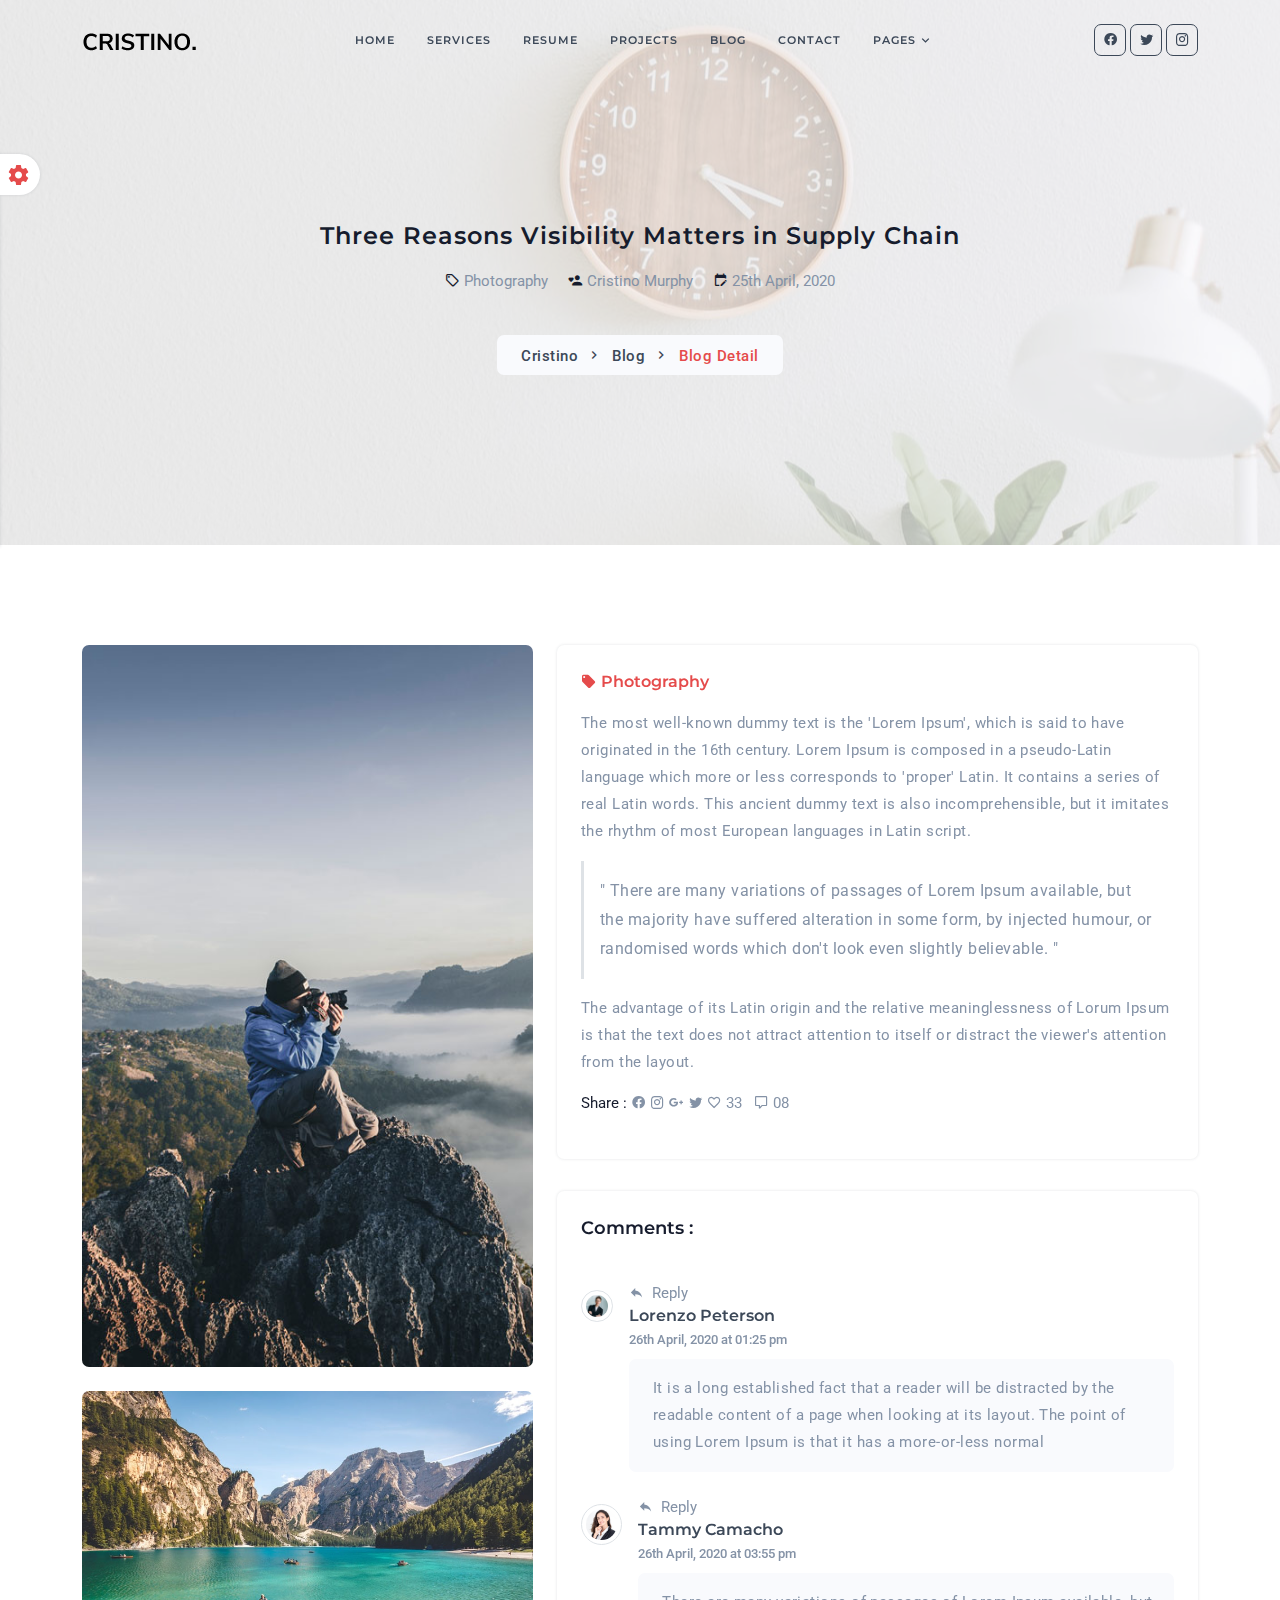
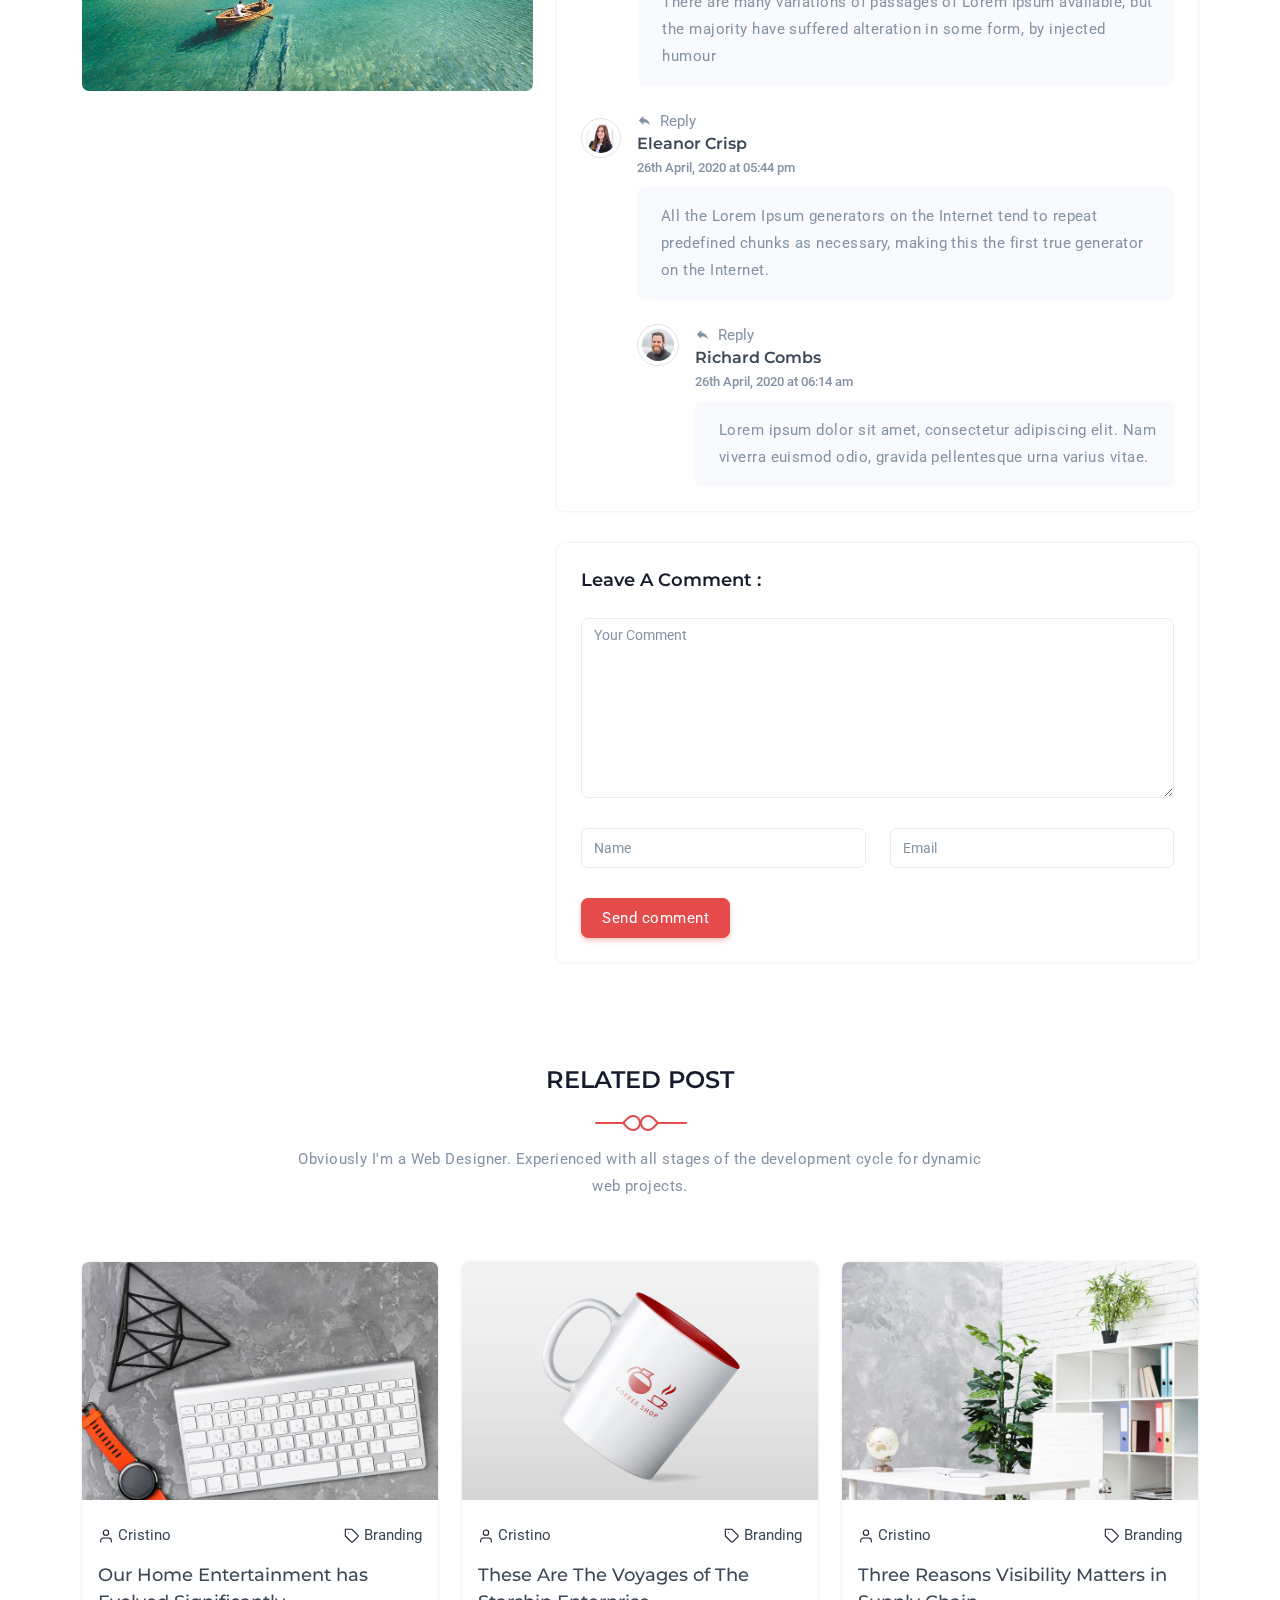
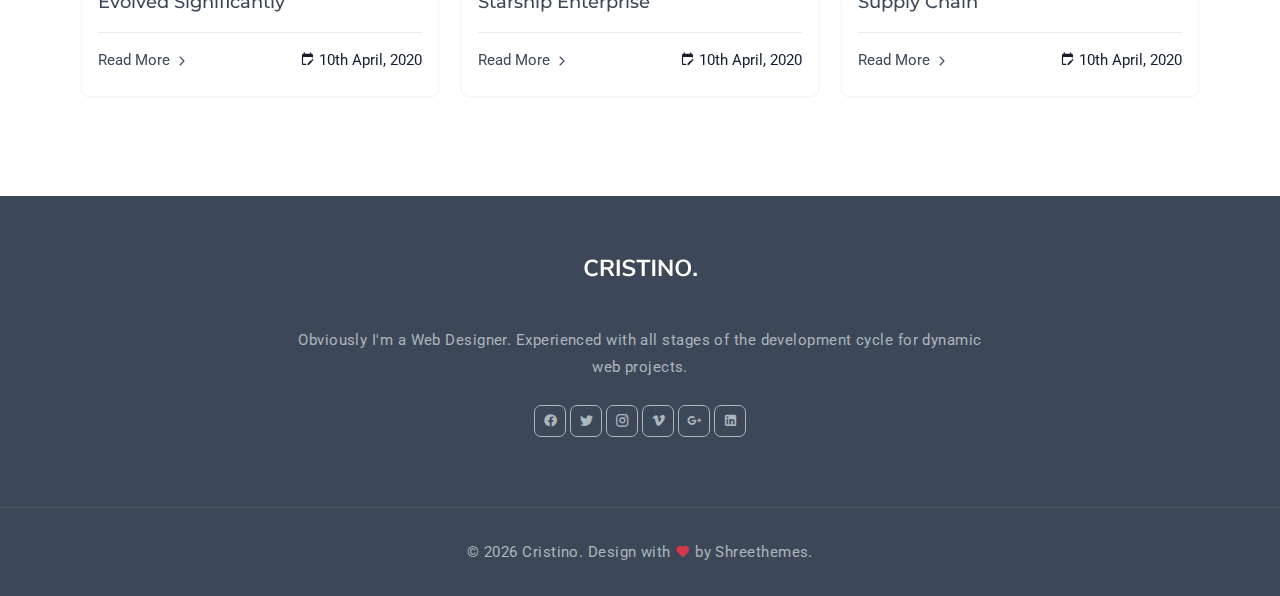
<file: page-blog-detail.html>
<!DOCTYPE html>
    <html lang="en">

    

<head>
        <meta charset="utf-8">
        <title>Cristino - Personal Portfolio Template</title>
        <meta name="viewport" content="width=device-width, initial-scale=1.0">
        <meta name="description" content="Premium Bootstrap 5 Landing Page Template">
        <meta name="keywords" content="Bootstrap 5, premium, marketing, multipurpose">
        <meta content="Shreethemes" name="author">
        <!-- favicon -->
        <link rel="shortcut icon" href="images/favicon.ico">
        <!-- Bootstrap -->
        <link href="css/bootstrap.min.css" rel="stylesheet" type="text/css">
        <!-- Icon -->
        <link href="css/materialdesignicons.min.css" rel="stylesheet" type="text/css">
        <!-- Custom Css -->
        <link href="css/style.min.css" rel="stylesheet" type="text/css" id="theme-opt">
        <link href="css/colors/default.css" rel="stylesheet" id="color-opt">

    </head>

    <body>
        <!-- Loader -->
        <div id="preloader">
            <div id="status">
                <div class="logo">
                    <img src="images/logo.png" height="20" class="d-block mx-auto" alt="">
                </div>
                <div class="spinner">
                    <div class="bounce1"></div>
                    <div class="bounce2"></div>
                    <div class="bounce3"></div>
                </div>
            </div>
        </div>
        <!-- Loader -->
        
        <!-- Navbar Start -->
        <nav id="navbar" class="navbar navbar-expand-lg fixed-top navbar-custom navbar-light sticky">
    		<div class="container">
                <a class="navbar-brand" href="#">
                    <img src="images/logo.png" class="logo-light-mode" alt="">
                    <img src="images/logo-light.png" class="logo-dark-mode" alt="">
                </a>
                <button class="navbar-toggler" type="button" data-bs-toggle="collapse" data-bs-target="#navbarCollapse" aria-controls="navbarCollapse" aria-expanded="false" aria-label="Toggle navigation">
                    <span data-feather="menu" class="fea icon-md"></span>
                </button><!--end button-->

                <div class="collapse navbar-collapse" id="navbarCollapse">
                    <ul id="navbar-navlist" class="navbar-nav navbar-nav-link mx-auto">
                        <li class="nav-item">
                            <a class="nav-link" href="#home">Home</a>
                        </li><!--end nav item-->
                        <li class="nav-item">
                            <a class="nav-link" href="#services">Services</a>
                        </li><!--end nav item-->
                        <li class="nav-item">
                            <a class="nav-link" href="#resume">Resume</a>
                        </li><!--end nav item-->
                        <li class="nav-item">
                            <a class="nav-link" href="#projects">Projects</a>
                        </li><!--end nav item-->
                        <li class="nav-item">
                            <a class="nav-link" href="#news">Blog</a>
                        </li><!--end nav item-->
                        <li class="nav-item">
                            <a class="nav-link" href="#contact">Contact</a>
                        </li><!--end nav item-->
                        <li class="btn-group nav-item">
                            <button type="button" class="nav-link dropdown-toggle" data-bs-toggle="dropdown" aria-expanded="false">
                                Pages
                            </button>
                            <ul class="dropdown-menu rounded border-0 shadow">
                                <li><a class="dropdown-item" href="page-blog.html">Blog</a></li>
                                <li><a class="dropdown-item" href="page-blog-detail.html">Blog Detail</a></li>
                                <li><a class="dropdown-item" href="page-portfolio.html">Portfolio</a></li>
                                <li><a class="dropdown-item" href="page-portfolio-detail.html">Portfolio Detail</a></li>
                            </ul>
                        </li>
                    </ul>

                    <ul class="list-unstyled mb-0 mt-2 mt-sm-0 social-icon">
                        <li class="list-inline-item"><a href="javascript:void(0)"><i class="mdi mdi-facebook"></i></a></li>
                        <li class="list-inline-item"><a href="javascript:void(0)"><i class="mdi mdi-twitter"></i></a></li>
                        <li class="list-inline-item"><a href="javascript:void(0)"><i class="mdi mdi-instagram"></i></a></li>
                    </ul>
                </div> 
            </div><!--end container-->
		</nav><!--end navbar-->
        <!-- Navbar End -->

        <!-- Home Start -->
        <section class="bg-half d-table w-100" style="background: url('images/home/bg-pages.jpg')center center;">
            <div class="bg-overlay bg-overlay-white"></div>
            <div class="container">
                <div class="row mt-5 justify-content-center">
                    <div class="col-lg-12 text-center">
                        <div class="page-next-level">
                            <h4 class="title"> Three Reasons Visibility Matters in Supply Chain </h4>
                            <ul class="list-unstyled mt-3">
                                <li class="list-inline-item me-3"><i class="mdi mdi-tag-outline me-1"></i><a href="javascript:void(0)" class="text-muted">Photography</a></li>
                                <li class="list-inline-item me-3"><i class="mdi mdi-account-heart me-1"></i><a href="javascript:void(0)" class="text-muted">Cristino Murphy</a></li>
                                <li class="list-inline-item"><i class="mdi mdi-calendar-edit me-1"></i><span class="text-muted">25th April, 2020</span> </li>
                            </ul>
                            <ul class="page-next bg-light d-inline-block py-2 px-4 mt-3 rounded mb-0">
                                <li><a href="index.html" class="text-dark">Cristino</a></li>
                                <li><a href="page-blog.html" class="text-dark">Blog</a></li> 
                                <li>
                                    <span class="text-primary"> Blog Detail</span> 
                                </li> 
                            </ul>
                        </div>
                    </div>  <!--end col-->
                </div><!--end row-->
            </div> <!--end container-->
        </section><!--end section-->
        <!-- Home End -->

        <!-- Blog STart -->
        <section class="section">
            <div class="container">
                <div class="row">
                    <div class="col-lg-5 col-md-4">
                        <div class="sticky-sidebar">
                            <img src="images/blog/single-1.jpg" class="img-fluid rounded d-block" alt="">
                            <img src="images/blog/06.jpg" class="img-fluid rounded mt-4" alt="">
                        </div>
                    </div>
                    <!-- BLog Start -->
                    <div class="col-lg-7 col-md-8 mt-4 mt-sm-0 pt-2 pt-sm-0">
                        <div class="blog position-relative overflow-hidden shadow rounded">
                            <div class="content p-4">
                                <h6 class="font-weight-normal"><i class="mdi mdi-tag text-primary me-1"></i><a href="javscript:void(0)" class="text-primary">Photography</a></h6>
                                <p class="text-muted mt-3">The most well-known dummy text is the 'Lorem Ipsum', which is said to have originated in the 16th century. Lorem Ipsum is composed in a pseudo-Latin language which more or less corresponds to 'proper' Latin. It contains a series of real Latin words. This ancient dummy text is also incomprehensible, but it imitates the rhythm of most European languages in Latin script. </p>
                                <blockquote class="blockquote mt-3 p-3">
                                    <p class="text-muted mb-0 font-italic">" There are many variations of passages of Lorem Ipsum available, but the majority have suffered alteration in some form, by injected humour, or randomised words which don't look even slightly believable. "</p>
                                </blockquote>
                                <p class="text-muted">The advantage of its Latin origin and the relative meaninglessness of Lorum Ipsum is that the text does not attract attention to itself or distract the viewer's attention from the layout.</p>
                                <div class="post-meta mt-3">
                                    <ul class="list-unstyled mb-0">
                                        <li class="list-inline-item float-right">
                                            <ul class="list-unstyled">
                                                <li class="list-inline-item">Share :</li>
                                                <li class="list-inline-item"><a href="javascript:void(0)" class="text-muted"><i class="mdi mdi-facebook"></i></a></li>
                                                <li class="list-inline-item"><a href="javascript:void(0)" class="text-muted"><i class="mdi mdi-instagram"></i></a></li>
                                                <li class="list-inline-item"><a href="javascript:void(0)" class="text-muted"><i class="mdi mdi-google-plus"></i></a></li>
                                                <li class="list-inline-item"><a href="javascript:void(0)" class="text-muted"><i class="mdi mdi-twitter"></i></a></li>
                                            </ul>
                                        </li>
                                        <li class="list-inline-item me-2"><a href="javascript:void(0)" class="text-muted like"><i class="mdi mdi-heart-outline me-1"></i>33</a></li>
                                        <li class="list-inline-item"><a href="javascript:void(0)" class="text-muted comments"><i class="mdi mdi-comment-outline me-1"></i>08</a></li>
                                    </ul>
                                </div>
                            </div>
                        </div>

                        <div class="mt-4 pt-2 comment-area ">
                            <div class="p-4 shadow rounded">
                                <h5 class="page-title pb-3">Comments :</h5>
                                <ul class="media-list list-unstyled mb-0">
                                    <li class="d-flex mt-4">
                                        <a class="float-left pe-3 mt-2" href="#">
                                            <img class="img-fluid d-block mx-auto img-thumbnail rounded-circle" src="images/client/01.jpg" alt="img">
                                        </a>

                                        <div class="flex-1">
                                            <a href="#" class="float-right text-muted"><i class="mdi mdi-reply"></i>&nbsp; Reply</a>
                                            <h6 class="media-heading mb-0"><a href="javascript:void(0)" class="text-dark">Lorenzo Peterson</a></h6>
                                            <small class="text-muted">26th April, 2020 at 01:25 pm</small>
                                            <p class="mt-2 bg-light font-italic media-para text-muted rounded pt-3 pb-3 ps-4 pe-3 mb-0">It is a long established fact that a reader will be distracted by the readable content of a page when looking at its layout. The point of using Lorem Ipsum is that it has a more-or-less normal</p>
                                        </div>
                                    </li>

                                    <li class="d-flex mt-4">
                                        <a class="float-left pe-3 mt-2" href="#">
                                            <img class="img-fluid d-block mx-auto img-thumbnail rounded-circle" src="images/client/02.jpg" alt="img">
                                        </a>

                                        <div class="flex-1">
                                            <a href="#" class="float-right text-muted"><i class="mdi mdi-reply"></i>&nbsp; Reply</a>
                                            <h6 class="media-heading mb-0"><a href="javascript:void(0)" class="text-dark">Tammy Camacho</a></h6>
                                            <small class="text-muted">26th April, 2020 at 03:55 pm</small>
                                            <p class="mt-2 bg-light font-italic media-para text-muted rounded pt-3 pb-3 ps-4 pe-3 mb-0">There are many variations of passages of Lorem Ipsum available, but the majority have suffered alteration in some form, by injected humour</p>
                                        </div>
                                    </li>

                                    <li class="d-flex mt-4">
                                        <a class="float-left pe-3 mt-2" href="#">
                                            <img class="img-fluid d-block mx-auto img-thumbnail rounded-circle" src="images/client/03.jpg" alt="img">
                                        </a>

                                        <div class="flex-1">
                                            <a href="#" class="float-right text-muted"><i class="mdi mdi-reply"></i>&nbsp; Reply</a>
                                            <h6 class="media-heading mb-0"><a href="javascript:void(0)" class="text-dark">Eleanor Crisp</a></h6>
                                            <small class="text-muted">26th April, 2020 at 05:44 pm</small>
                                            <p class="mt-2 bg-light font-italic media-para text-muted rounded pt-3 pb-3 ps-4 pe-3 mb-0">All the Lorem Ipsum generators on the Internet tend to repeat predefined chunks as necessary, making this the first true generator on the Internet.</p>
                                            
                                            <div class="d-flex sub_media mt-4">
                                                <a class="float-left pe-3" href="#">
                                                    <img class="img-fluid d-block mx-auto img-thumbnail rounded-circle" src="images/client/04.jpg" alt="img">
                                                </a>
                                                <div class="flex-1">
                                                    <a href="#" class="float-right text-muted"><i class="mdi mdi-reply"></i>&nbsp; Reply</a>
                                                    <h6 class="media-heading mb-0"><a href="javascript:void(0)" class="text-dark">Richard Combs</a></h6>
                                                    <small class="text-muted">26th April, 2020 at 06:14 am</small>
                                                    <p class="mt-2 bg-light font-italic media-para text-muted rounded pt-3 pb-3 ps-4 pe-3 mb-0">Lorem ipsum dolor sit amet, consectetur adipiscing elit. Nam viverra euismod odio, gravida pellentesque urna varius vitae.</p>
                                                </div>
                                            </div>
                                        </div>
                                    </li>
                                </ul>
                            </div>
                        </div>

                        <div class="mt-4 pt-2">
                            <div class="p-4 shadow rounded">
                                <h5 class="page-title pb-3">Leave A Comment :</h5>
                                <form>
                                    <div class="row">
                                        <div class="col-md-12">
                                            <div class="form-group">
                                                <textarea id="message" placeholder="Your Comment" rows="5" name="message" class="form-control border rounded" required=""></textarea>
                                            </div>
                                        </div><!--end col-->

                                        <div class="col-md-6">
                                            <div class="form-group">
                                                <input id="name" name="name" type="text" placeholder="Name" class="form-control border rounded" required="">
                                            </div>
                                        </div><!--end col-->

                                        <div class="col-md-6">
                                            <div class="form-group">
                                                <input id="email" type="email" placeholder="Email" name="email" class="form-control border rounded" required="">
                                            </div>
                                        </div><!--end col-->

                                        <div class="col-md-12">
                                            <div class="send">
                                            <button type="submit" class="btn btn-primary rounded">Send comment</button>
                                            </div>
                                        </div><!--end col-->
                                    </div><!--end row-->
                                </form><!--end form-->
                            </div>
                        </div>
                    </div>
                    <!-- BLog End -->
                </div><!--end row-->
            </div><!--end container-->

            <div class="container mt-100 mt-60">
                <div class="row justify-content-center">
                    <div class="col-12 text-center">
                        <div class="section-title">
                            <div class="position-relative">
                                <h4 class="title text-uppercase mb-4">Related Post</h4>
                                <div>
                                    <div class="title-box"></div>
                                    <div class="title-line"></div>
                                </div>
                            </div>
                            <p class="text-muted mx-auto para-desc mt-5 mb-0">Obviously I'm a Web Designer. Experienced with all stages of the development cycle for dynamic web projects.</p>
                        </div>
                    </div><!--end col-->
                </div><!--end row-->

                <div class="row">
                    <div class="col-lg-4 col-md-6 col-12 mt-4 pt-2">
                        <div class="blog-post rounded shadow">
                            <img src="images/blog/01.jpg" class="img-fluid rounded-top" alt="">
                            <div class="content pt-4 pb-4 p-3">
                                <ul class="list-unstyled d-flex justify-content-between post-meta">
                                            <li><i data-feather="user" class="fea icon-sm me-1"></i><a href="javascript:void(0)" class="text-dark">Cristino</a></li> 
                                            <li><i data-feather="tag" class="fea icon-sm me-1"></i><a href="javascript:void(0)" class="text-dark">Branding</a></li>                                    
                                        </ul>  
                                <h5 class="mb-3"><a href="page-blog-detail.html" class="title text-dark">Our Home Entertainment has Evolved Significantly</a></h5> 
                                <ul class="list-unstyled mb-0 pt-3 border-top d-flex justify-content-between">
                                    <li><a href="javascript:void(0)" class="text-dark">Read More <i data-feather="chevron-right" class="fea icon-sm"></i></a></li>
                                    <li><i class="mdi mdi-calendar-edit me-1"></i>10th April, 2020</li>
                                </ul>
                            </div><!--end content-->
                        </div><!--end blog post-->
                    </div><!--end col-->

                    <div class="col-lg-4 col-md-6 col-12 mt-4 pt-2">
                        <div class="blog-post rounded shadow">
                            <img src="images/blog/02.jpg" class="img-fluid rounded-top" alt="">
                            <div class="content pt-4 pb-4 p-3">
                                <ul class="list-unstyled d-flex justify-content-between post-meta">
                                            <li><i data-feather="user" class="fea icon-sm me-1"></i><a href="javascript:void(0)" class="text-dark">Cristino</a></li> 
                                            <li><i data-feather="tag" class="fea icon-sm me-1"></i><a href="javascript:void(0)" class="text-dark">Branding</a></li>                                    
                                        </ul> 
                                <h5 class="mb-3"><a href="page-blog-detail.html" class="title text-dark">These Are The Voyages of The Starship Enterprise</a></h5>
                                <ul class="list-unstyled mb-0 pt-3 border-top d-flex justify-content-between">
                                    <li><a href="javascript:void(0)" class="text-dark">Read More <i data-feather="chevron-right" class="fea icon-sm"></i></a></li>
                                    <li><i class="mdi mdi-calendar-edit me-1"></i>10th April, 2020</li>
                                </ul>
                            </div><!--end content-->
                        </div><!--end blog post-->
                    </div><!--end col-->

                    <div class="col-lg-4 col-md-6 col-12 mt-4 pt-2">
                        <div class="blog-post rounded shadow">
                            <img src="images/blog/03.jpg" class="img-fluid rounded-top" alt="">
                            <div class="content pt-4 pb-4 p-3">
                                <ul class="list-unstyled d-flex justify-content-between post-meta">
                                            <li><i data-feather="user" class="fea icon-sm me-1"></i><a href="javascript:void(0)" class="text-dark">Cristino</a></li> 
                                            <li><i data-feather="tag" class="fea icon-sm me-1"></i><a href="javascript:void(0)" class="text-dark">Branding</a></li>                                    
                                        </ul> 
                                <h5 class="mb-3"><a href="page-blog-detail.html" class="title text-dark">Three Reasons Visibility Matters in Supply Chain</a></h5>
                                <ul class="list-unstyled mb-0 pt-3 border-top d-flex justify-content-between">
                                    <li><a href="javascript:void(0)" class="text-dark">Read More <i data-feather="chevron-right" class="fea icon-sm"></i></a></li>
                                    <li><i class="mdi mdi-calendar-edit me-1"></i>10th April, 2020</li>
                                </ul>
                            </div><!--end content-->
                        </div><!--end blog post-->
                    </div><!--end col-->
                </div><!--end row-->
            </div><!--end container-->
        </section>
        <!-- Blog -->

        <!-- Footer Start -->
        <footer class="footer bg-dark">
            <div class="container">
                <div class="row justify-content-center">
                    <div class="col-12 text-center">
                        <a href="#"><img src="images/logo-light.png" alt=""></a>
                        <p class="para-desc mx-auto mt-5">Obviously I'm a Web Designer. Experienced with all stages of the development cycle for dynamic web projects.</p>
                        <ul class="list-unstyled mb-0 mt-4 social-icon">
                            <li class="list-inline-item"><a href="javascript:void(0)"><i class="mdi mdi-facebook"></i></a></li>
                            <li class="list-inline-item"><a href="javascript:void(0)"><i class="mdi mdi-twitter"></i></a></li>
                            <li class="list-inline-item"><a href="javascript:void(0)"><i class="mdi mdi-instagram"></i></a></li>
                            <li class="list-inline-item"><a href="javascript:void(0)"><i class="mdi mdi-vimeo"></i></a></li>
                            <li class="list-inline-item"><a href="javascript:void(0)"><i class="mdi mdi-google-plus"></i></a></li>
                            <li class="list-inline-item"><a href="javascript:void(0)"><i class="mdi mdi-linkedin"></i></a></li>
                        </ul>
                    </div><!--end col-->
                </div><!--end row-->
            </div><!--end container-->
        </footer><!--end footer-->
        <footer class="footer footer-bar bg-dark">
            <div class="container text-foot text-center">
                <p class="mb-0">© <script>document.write(new Date().getFullYear())</script> Cristino. Design with <i class="mdi mdi-heart text-danger"></i> by <a href="http://shreethemes.in/" target="_blank" class="text-reset">Shreethemes</a>.</p>
            </div><!--end container-->
        </footer><!--end footer-->
        <!-- Footer End -->
        
        <!-- Back to top -->
        <a href="#" onclick="topFunction()" class="back-to-top rounded text-center" id="back-to-top"> 
            <i class="mdi mdi-chevron-up d-block"> </i> 
        </a>
        <!-- Back to top -->
        
        <!-- Style switcher -->
        <div id="style-switcher" class="bg-light border p-3 pt-2 pb-2" onclick="toggleSwitcher()">
            <div>
                <h6 class="title text-center">Select Your Color</h6>
                <ul class="pattern">
                    <li class="list-inline-item">
                        <a class="color1" href="javascript: void(0);" onclick="setColor('default')"></a>
                    </li>
                    <li class="list-inline-item">
                        <a class="color2" href="javascript: void(0);" onclick="setColor('blue')"></a>
                    </li>
                    <li class="list-inline-item">
                        <a class="color3" href="javascript: void(0);" onclick="setColor('light-green')"></a>
                    </li>
                    <li class="list-inline-item">
                        <a class="color4" href="javascript: void(0);" onclick="setColor('yellow')"></a>
                    </li>
                    <li class="list-inline-item">
                        <a class="color5" href="javascript: void(0);" onclick="setColor('light-yellow')"></a>
                    </li>
                    <li class="list-inline-item">
                        <a class="color6" href="javascript: void(0);" onclick="setColor('purple')"></a>
                    </li>
                </ul>

                <h6 class="title text-center pt-3 mb-0 border-top">Theme Option</h6>
                <ul class="text-center list-unstyled mb-0">
                    <li class="d-grid"><a href="javascript:void(0)" class="btn btn-sm btn-block btn-primary rtl-version t-rtl-light mt-2" onclick="setTheme('style-rtl')">RTL</a></li>
                    <li class="d-grid"><a href="javascript:void(0)" class="btn btn-sm btn-block btn-primary ltr-version t-ltr-light mt-2" onclick="setTheme('style')">LTR</a></li>
                    <li class="d-grid"><a href="javascript:void(0)" class="btn btn-sm btn-block btn-primary dark-rtl-version t-rtl-dark mt-2" onclick="setTheme('style-dark-rtl')">RTL</a></li>
                    <li class="d-grid"><a href="javascript:void(0)" class="btn btn-sm btn-block btn-primary dark-ltr-version t-ltr-dark mt-2" onclick="setTheme('style-dark')">LTR</a></li>
                    <li class="d-grid"><a href="javascript:void(0)" class="btn btn-sm btn-block btn-dark dark-version t-dark mt-2" onclick="setTheme('style-dark')">Dark</a></li>
                    <li class="d-grid"><a href="javascript:void(0)" class="btn btn-sm btn-block btn-dark light-version t-light mt-2" onclick="setTheme('style')">Light</a></li>
                </ul>

                <h6 class="title text-center pt-3 mb-0 border-top">Download</h6>
                <ul class="text-center list-unstyled mb-0">
                    <li><a href="https://1.envato.market/cristino" target="_blank" class="btn btn-sm btn-block btn-warning mt-2 w-100">Download</a></li>
                </ul>
            </div>
            <div class="bottom p-0">
                <a href="javascript: void(0);" class="settings bg-white shadow d-block"><i class="mdi mdi-cog ms-1 mdi-24px position-absolute mdi-spin text-primary"></i></a>
            </div>
        </div>
        <!-- end Style switcher -->

        <!-- javascript -->
        <script src="js/bootstrap.bundle.min.js"></script>
        <script src="js/gumshoe.js"></script>
        <!-- Feather icon -->
        <script src="js/feather.min.js"></script>
        <!-- Main Js -->
        <script src="js/plugins.init.js"></script>
        <script src="js/app.js"></script>
    </body>



</html>
</file>
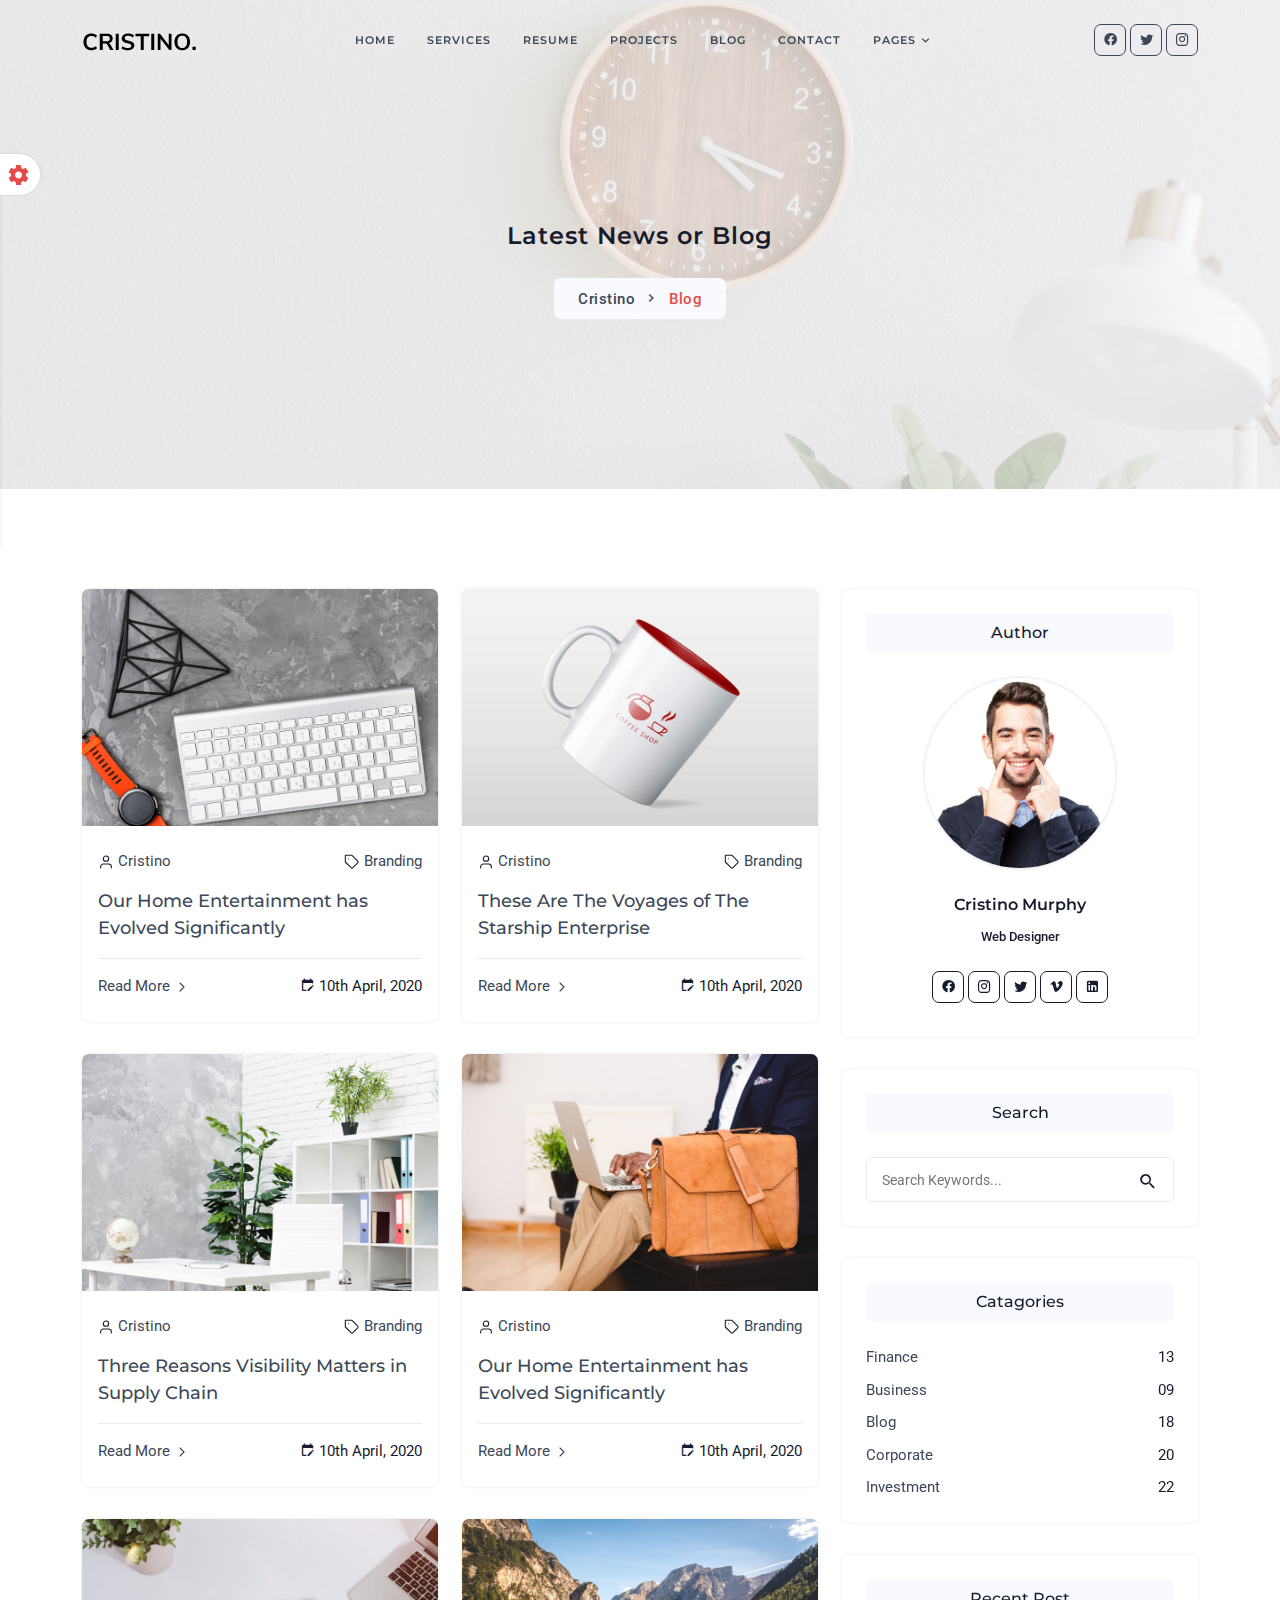
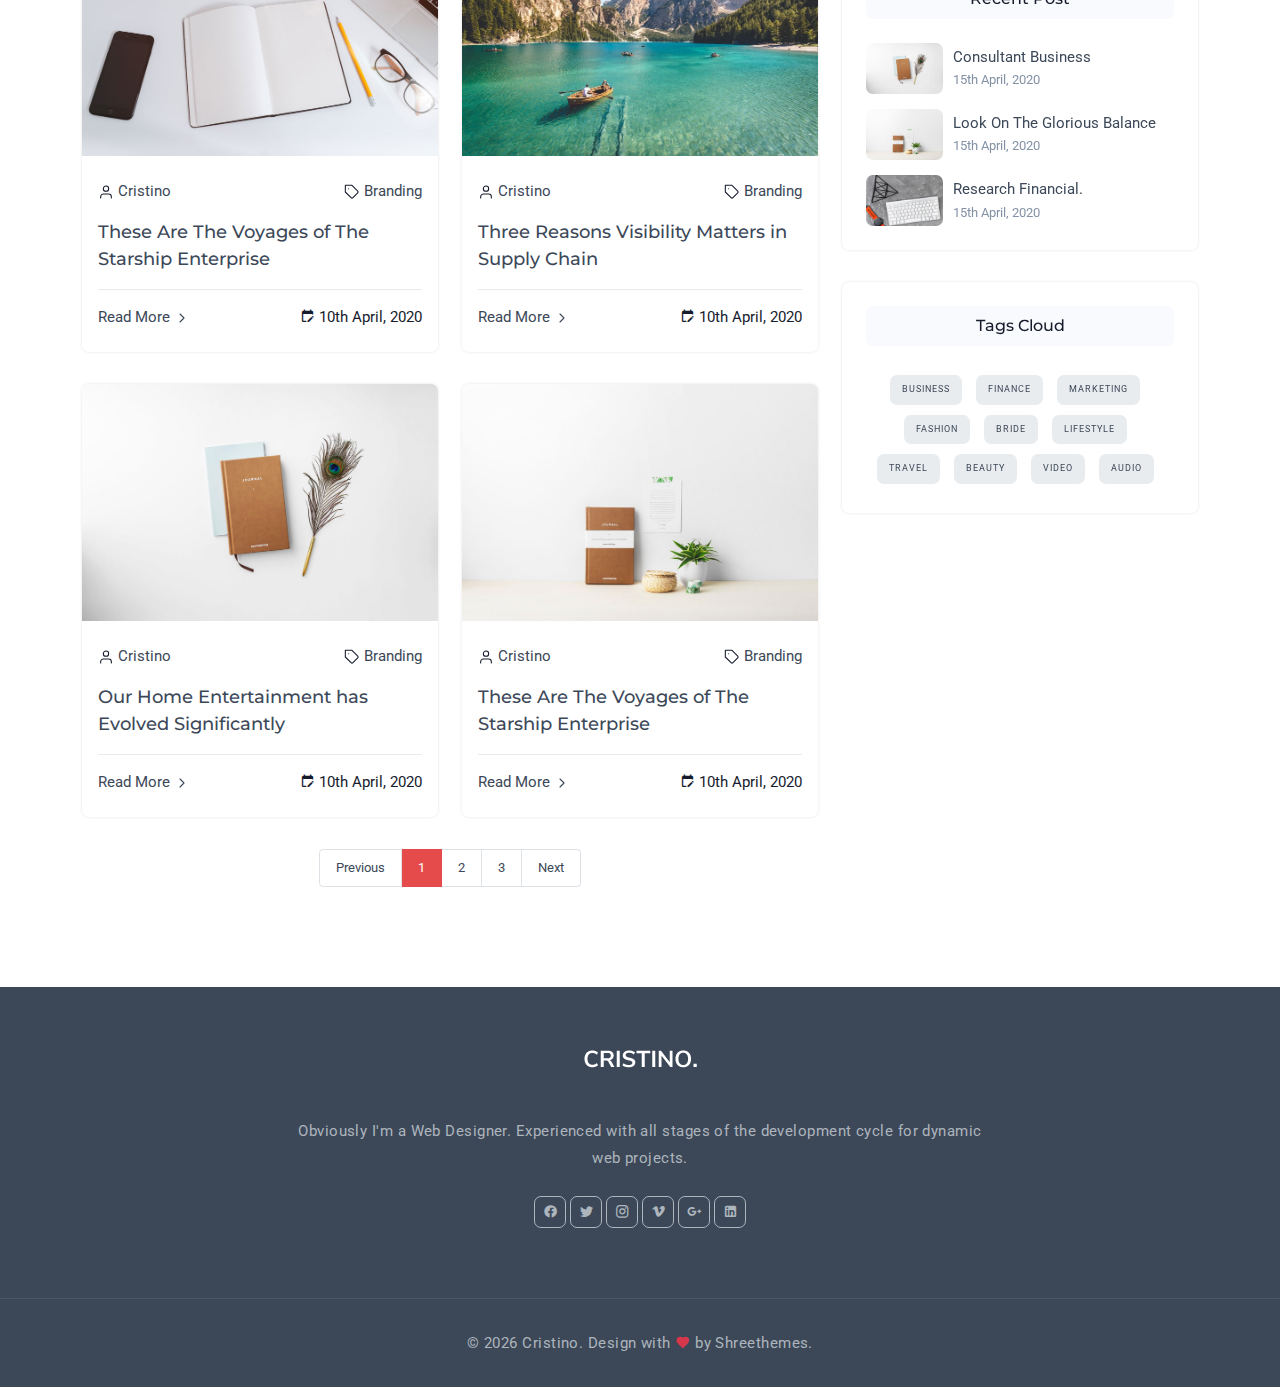
<file: page-blog.html>
<!DOCTYPE html>
    <html lang="en">

    
<head>
        <meta charset="utf-8">
        <title>Cristino - Personal Portfolio Template</title>
        <meta name="viewport" content="width=device-width, initial-scale=1.0">
        <meta name="description" content="Premium Bootstrap 5 Landing Page Template">
        <meta name="keywords" content="Bootstrap 5, premium, marketing, multipurpose">
        <meta content="Shreethemes" name="author">
        <!-- favicon -->
        <link rel="shortcut icon" href="images/favicon.ico">
        <!-- Bootstrap -->
        <link href="css/bootstrap.min.css" rel="stylesheet" type="text/css">
        
        <!-- Icon -->
        <link href="css/materialdesignicons.min.css" rel="stylesheet" type="text/css">
        <!-- Custom Css -->
        <link href="css/style.min.css" rel="stylesheet" type="text/css" id="theme-opt">
        <link href="css/colors/default.css" rel="stylesheet" id="color-opt">

    </head>

    <body>
        <!-- Loader -->
        <div id="preloader">
            <div id="status">
                <div class="logo">
                    <img src="images/logo.png" height="20" class="d-block mx-auto" alt="">
                </div>
                <div class="spinner">
                    <div class="bounce1"></div>
                    <div class="bounce2"></div>
                    <div class="bounce3"></div>
                </div>
            </div>
        </div>
        <!-- Loader -->
        
        <!-- Navbar Start -->
        <nav id="navbar" class="navbar navbar-expand-lg fixed-top navbar-custom navbar-light sticky">
    		<div class="container">
                <a class="navbar-brand" href="#">
                    <img src="images/logo.png" class="logo-light-mode" alt="">
                    <img src="images/logo-light.png" class="logo-dark-mode" alt="">
                </a>
                <button class="navbar-toggler" type="button" data-bs-toggle="collapse" data-bs-target="#navbarCollapse" aria-controls="navbarCollapse" aria-expanded="false" aria-label="Toggle navigation">
                    <span data-feather="menu" class="fea icon-md"></span>
                </button><!--end button-->

                <div class="collapse navbar-collapse" id="navbarCollapse">
                    <ul id="navbar-navlist" class="navbar-nav navbar-nav-link mx-auto">
                        <li class="nav-item">
                            <a class="nav-link" href="#home">Home</a>
                        </li><!--end nav item-->
                        <li class="nav-item">
                            <a class="nav-link" href="#services">Services</a>
                        </li><!--end nav item-->
                        <li class="nav-item">
                            <a class="nav-link" href="#resume">Resume</a>
                        </li><!--end nav item-->
                        <li class="nav-item">
                            <a class="nav-link" href="#projects">Projects</a>
                        </li><!--end nav item-->
                        <li class="nav-item">
                            <a class="nav-link" href="#news">Blog</a>
                        </li><!--end nav item-->
                        <li class="nav-item">
                            <a class="nav-link" href="#contact">Contact</a>
                        </li><!--end nav item-->
                        <li class="btn-group nav-item">
                            <button type="button" class="nav-link dropdown-toggle" data-bs-toggle="dropdown" aria-expanded="false">
                                Pages
                            </button>
                            <ul class="dropdown-menu rounded border-0 shadow">
                                <li><a class="dropdown-item" href="page-blog.html">Blog</a></li>
                                <li><a class="dropdown-item" href="page-blog-detail.html">Blog Detail</a></li>
                                <li><a class="dropdown-item" href="page-portfolio.html">Portfolio</a></li>
                                <li><a class="dropdown-item" href="page-portfolio-detail.html">Portfolio Detail</a></li>
                            </ul>
                        </li>
                    </ul>

                    <ul class="list-unstyled mb-0 mt-2 mt-sm-0 social-icon">
                        <li class="list-inline-item"><a href="javascript:void(0)"><i class="mdi mdi-facebook"></i></a></li>
                        <li class="list-inline-item"><a href="javascript:void(0)"><i class="mdi mdi-twitter"></i></a></li>
                        <li class="list-inline-item"><a href="javascript:void(0)"><i class="mdi mdi-instagram"></i></a></li>
                    </ul>
                </div> 
            </div><!--end container-->
		</nav><!--end navbar-->
        <!-- Navbar End -->

        <!-- Home Start -->
        <section class="bg-half d-table w-100" style="background: url('images/home/bg-pages.jpg')center center;">
            <div class="bg-overlay bg-overlay-white"></div>
            <div class="container">
                <div class="row mt-5 justify-content-center">
                    <div class="col-lg-12 text-center">
                        <div class="page-next-level">
                            <h4 class="title"> Latest News or Blog </h4>
                            <ul class="page-next bg-light d-inline-block py-2 px-4 mt-3 rounded mb-0">
                                <li><a href="index.html" class="text-dark">Cristino</a></li>
                                <li>
                                    <span class="text-primary"> Blog</span> 
                                </li> 
                            </ul>
                        </div>
                    </div>  <!--end col-->
                </div><!--end row-->
            </div> <!--end container-->
        </section><!--end section-->
        <!-- Home End -->

        <!-- Blog -->
        <section class="section">
            <div class="container">
                <div class="row">
                    <div class="col-lg-8 col-md-6">
                        <div class="row">
                            <div class="col-lg-6 col-12 mb-4 pb-2">
                                <div class="blog-post rounded shadow">
                                    <img src="images/blog/01.jpg" class="img-fluid rounded-top" alt="">
                                    <div class="content pt-4 pb-4 p-3">
                                        <ul class="list-unstyled d-flex justify-content-between post-meta">
                                            <li><i data-feather="user" class="fea icon-sm me-1"></i><a href="javascript:void(0)" class="text-dark">Cristino</a></li> 
                                            <li><i data-feather="tag" class="fea icon-sm me-1"></i><a href="javascript:void(0)" class="text-dark">Branding</a></li>                                    
                                        </ul> 
                                        <h5 class="mb-3"><a href="page-blog-detail.html" class="title text-dark">Our Home Entertainment has Evolved Significantly</a> </h5>
                                        <ul class="list-unstyled mb-0 pt-3 border-top d-flex justify-content-between">
                                            <li><a href="javascript:void(0)" class="text-dark">Read More <i data-feather="chevron-right" class="fea icon-sm"></i></a></li>
                                            <li><i class="mdi mdi-calendar-edit me-1"></i>10th April, 2020</li>
                                        </ul>
                                    </div><!--end content-->
                                </div><!--end blog post-->
                            </div><!--end col-->
        
                            <div class="col-lg-6 col-12 mb-4 pb-2">
                                <div class="blog-post rounded shadow">
                                    <img src="images/blog/02.jpg" class="img-fluid rounded-top" alt="">
                                    <div class="content pt-4 pb-4 p-3">
                                        <ul class="list-unstyled d-flex justify-content-between post-meta">
                                            <li><i data-feather="user" class="fea icon-sm me-1"></i><a href="javascript:void(0)" class="text-dark">Cristino</a></li> 
                                            <li><i data-feather="tag" class="fea icon-sm me-1"></i><a href="javascript:void(0)" class="text-dark">Branding</a></li>                                    
                                        </ul> 
                                        <h5 class="mb-3"><a href="page-blog-detail.html" class="title text-dark">These Are The Voyages of The Starship Enterprise</a></h5>
                                        <ul class="list-unstyled mb-0 pt-3 border-top d-flex justify-content-between">
                                            <li><a href="javascript:void(0)" class="text-dark">Read More <i data-feather="chevron-right" class="fea icon-sm"></i></a></li>
                                            <li><i class="mdi mdi-calendar-edit me-1"></i>10th April, 2020</li>
                                        </ul>
                                    </div><!--end content-->
                                </div><!--end blog post-->
                            </div><!--end col-->
        
                            <div class="col-lg-6 col-12 mb-4 pb-2">
                                <div class="blog-post rounded shadow">
                                    <img src="images/blog/03.jpg" class="img-fluid rounded-top" alt="">
                                    <div class="content pt-4 pb-4 p-3">
                                        <ul class="list-unstyled d-flex justify-content-between post-meta">
                                            <li><i data-feather="user" class="fea icon-sm me-1"></i><a href="javascript:void(0)" class="text-dark">Cristino</a></li> 
                                            <li><i data-feather="tag" class="fea icon-sm me-1"></i><a href="javascript:void(0)" class="text-dark">Branding</a></li>                                    
                                        </ul> 
                                        <h5 class="mb-3"><a href="page-blog-detail.html" class="title text-dark">Three Reasons Visibility Matters in Supply Chain</a></h5>
                                        <ul class="list-unstyled mb-0 pt-3 border-top d-flex justify-content-between">
                                            <li><a href="javascript:void(0)" class="text-dark">Read More <i data-feather="chevron-right" class="fea icon-sm"></i></a></li>
                                            <li><i class="mdi mdi-calendar-edit me-1"></i>10th April, 2020</li>
                                        </ul>
                                    </div><!--end content-->
                                </div><!--end blog post-->
                            </div><!--end col-->
        
                            <div class="col-lg-6 col-12 mb-4 pb-2">
                                <div class="blog-post rounded shadow">
                                    <img src="images/blog/04.jpg" class="img-fluid rounded-top" alt="">
                                    <div class="content pt-4 pb-4 p-3">
                                        <ul class="list-unstyled d-flex justify-content-between post-meta">
                                            <li><i data-feather="user" class="fea icon-sm me-1"></i><a href="javascript:void(0)" class="text-dark">Cristino</a></li> 
                                            <li><i data-feather="tag" class="fea icon-sm me-1"></i><a href="javascript:void(0)" class="text-dark">Branding</a></li>                                    
                                        </ul> 
                                        <h5 class="mb-3"><a href="page-blog-detail.html" class="title text-dark">Our Home Entertainment has Evolved Significantly</a> </h5>
                                        <ul class="list-unstyled mb-0 pt-3 border-top d-flex justify-content-between">
                                            <li><a href="javascript:void(0)" class="text-dark">Read More <i data-feather="chevron-right" class="fea icon-sm"></i></a></li>
                                            <li><i class="mdi mdi-calendar-edit me-1"></i>10th April, 2020</li>
                                        </ul>
                                    </div><!--end content-->
                                </div><!--end blog post-->
                            </div><!--end col-->
        
                            <div class="col-lg-6 col-12 mb-4 pb-2">
                                <div class="blog-post rounded shadow">
                                    <img src="images/blog/05.jpg" class="img-fluid rounded-top" alt="">
                                    <div class="content pt-4 pb-4 p-3">
                                        <ul class="list-unstyled d-flex justify-content-between post-meta">
                                            <li><i data-feather="user" class="fea icon-sm me-1"></i><a href="javascript:void(0)" class="text-dark">Cristino</a></li> 
                                            <li><i data-feather="tag" class="fea icon-sm me-1"></i><a href="javascript:void(0)" class="text-dark">Branding</a></li>                                    
                                        </ul> 
                                        <h5 class="mb-3"><a href="page-blog-detail.html" class="title text-dark">These Are The Voyages of The Starship Enterprise</a></h5>
                                        <ul class="list-unstyled mb-0 pt-3 border-top d-flex justify-content-between">
                                            <li><a href="javascript:void(0)" class="text-dark">Read More <i data-feather="chevron-right" class="fea icon-sm"></i></a></li>
                                            <li><i class="mdi mdi-calendar-edit me-1"></i>10th April, 2020</li>
                                        </ul>
                                    </div><!--end content-->
                                </div><!--end blog post-->
                            </div><!--end col-->
        
                            <div class="col-lg-6 col-12 mb-4 pb-2">
                                <div class="blog-post rounded shadow">
                                    <img src="images/blog/06.jpg" class="img-fluid rounded-top" alt="">
                                    <div class="content pt-4 pb-4 p-3">
                                        <ul class="list-unstyled d-flex justify-content-between post-meta">
                                            <li><i data-feather="user" class="fea icon-sm me-1"></i><a href="javascript:void(0)" class="text-dark">Cristino</a></li> 
                                            <li><i data-feather="tag" class="fea icon-sm me-1"></i><a href="javascript:void(0)" class="text-dark">Branding</a></li>                                    
                                        </ul> 
                                        <h5 class="mb-3"><a href="page-blog-detail.html" class="title text-dark">Three Reasons Visibility Matters in Supply Chain</a></h5>
                                        <ul class="list-unstyled mb-0 pt-3 border-top d-flex justify-content-between">
                                            <li><a href="javascript:void(0)" class="text-dark">Read More <i data-feather="chevron-right" class="fea icon-sm"></i></a></li>
                                            <li><i class="mdi mdi-calendar-edit me-1"></i>10th April, 2020</li>
                                        </ul>
                                    </div><!--end content-->
                                </div><!--end blog post-->
                            </div><!--end col-->
        
                            <div class="col-lg-6 col-12 mb-4 pb-2">
                                <div class="blog-post rounded shadow">
                                    <img src="images/blog/07.jpg" class="img-fluid rounded-top" alt="">
                                    <div class="content pt-4 pb-4 p-3">
                                        <ul class="list-unstyled d-flex justify-content-between post-meta">
                                            <li><i data-feather="user" class="fea icon-sm me-1"></i><a href="javascript:void(0)" class="text-dark">Cristino</a></li> 
                                            <li><i data-feather="tag" class="fea icon-sm me-1"></i><a href="javascript:void(0)" class="text-dark">Branding</a></li>                                    
                                        </ul> 
                                        <h5 class="mb-3"><a href="page-blog-detail.html" class="title text-dark">Our Home Entertainment has Evolved Significantly</a> </h5>
                                        <ul class="list-unstyled mb-0 pt-3 border-top d-flex justify-content-between">
                                            <li><a href="javascript:void(0)" class="text-dark">Read More <i data-feather="chevron-right" class="fea icon-sm"></i></a></li>
                                            <li><i class="mdi mdi-calendar-edit me-1"></i>10th April, 2020</li>
                                        </ul>
                                    </div><!--end content-->
                                </div><!--end blog post-->
                            </div><!--end col-->
        
                            <div class="col-lg-6 col-12 mb-4 pb-2">
                                <div class="blog-post rounded shadow">
                                    <img src="images/blog/08.jpg" class="img-fluid rounded-top" alt="">
                                    <div class="content pt-4 pb-4 p-3">
                                        <ul class="list-unstyled d-flex justify-content-between post-meta">
                                            <li><i data-feather="user" class="fea icon-sm me-1"></i><a href="javascript:void(0)" class="text-dark">Cristino</a></li> 
                                            <li><i data-feather="tag" class="fea icon-sm me-1"></i><a href="javascript:void(0)" class="text-dark">Branding</a></li>                                    
                                        </ul> 
                                        <h5 class="mb-3"><a href="page-blog-detail.html" class="title text-dark">These Are The Voyages of The Starship Enterprise</a></h5>
                                        <ul class="list-unstyled mb-0 pt-3 border-top d-flex justify-content-between">
                                            <li><a href="javascript:void(0)" class="text-dark">Read More <i data-feather="chevron-right" class="fea icon-sm"></i></a></li>
                                            <li><i class="mdi mdi-calendar-edit me-1"></i>10th April, 2020</li>
                                        </ul>
                                    </div><!--end content-->
                                </div><!--end blog post-->
                            </div><!--end col-->

                            <!-- PAGINATION START -->
                            <div class="col-12">                                
                                <ul class="pagination justify-content-center mb-0 list-unstyled">
                                    <li><a href="#" class="pe-3 ps-3 pt-2 pb-2"> Previous</a></li>
                                    <li class="active"><a href="#" class="pe-3 ps-3 pt-2 pb-2">1</a></li>
                                    <li><a href="#" class="pe-3 ps-3 pt-2 pb-2">2</a></li>
                                    <li><a href="#" class="pe-3 ps-3 pt-2 pb-2">3</a></li>
                                    <li><a href="#" class="pe-3 ps-3 pt-2 pb-2">Next </a></li>
                                </ul><!--end pagination-->
                            </div><!--end col-->
                            <!-- PAGINATION END -->
                        </div><!--end row-->
                    </div><!--end col-->

                    <!-- START SIDEBAR -->
                    <div class="col-lg-4 col-md-6 col-12 mt-4 mt-sm-0 pt-2 pt-sm-0">
                        <div class="sidebar sticky-sidebar">
                            <!-- Author -->
                            <div class="widget">
                                <div class="p-4 rounded shadow">
                                    <h6 class="widget-title font-weight-bold pt-2 pb-2 bg-light rounded text-center">Author</h6>
                                    <div class="text-center author mt-4">
                                        <img src="images/home/hero.jpg" class="avatar avatar-md shadow border mx-auto rounded-circle" alt="">
                                        <div class="mt-4">
                                            <h6>Cristino Murphy</h6>
                                            <small>Web Designer</small>
                                            <ul class="list-unstyled social-icon social mt-4 mb-0">
                                                <li class="list-inline-item"><a href="jvascript:void(0)" class="rounded"><i class="mdi mdi-facebook"></i></a></li>
                                                <li class="list-inline-item"><a href="jvascript:void(0)" class="rounded"><i class="mdi mdi-instagram"></i></a></li>
                                                <li class="list-inline-item"><a href="jvascript:void(0)" class="rounded"><i class="mdi mdi-twitter"></i></a></li>
                                                <li class="list-inline-item"><a href="jvascript:void(0)" class="rounded"><i class="mdi mdi-vimeo"></i></a></li>
                                                <li class="list-inline-item"><a href="jvascript:void(0)" class="rounded"><i class="mdi mdi-linkedin"></i></a></li>
                                            </ul>
                                        </div>
                                    </div>
                                </div>
                            </div>
                            <!-- Author -->

                            <!-- SEARCH -->
                            <div class="widget mt-4 pt-2">
                                <div class="p-4 rounded shadow">
                                    <h6 class="widget-title font-weight-bold pt-2 pb-2 bg-light rounded text-center">Search</h6>
                                    <div id="search2" class="widget-search mt-4 mb-0">
                                        <form role="search" method="get" id="searchform" class="searchform">
                                            <div>
                                                <input type="text" class="border rounded" name="s" id="s" placeholder="Search Keywords...">
                                                <input type="submit" id="searchsubmit" value="Search">
                                            </div>
                                        </form>
                                    </div>
                                </div>
                            </div>
                            <!-- SEARCH -->

                            <!-- CATAGORIES -->
                            <div class="widget mt-4 pt-2">
                                <div class="p-4 rounded shadow">
                                    <h6 class="widget-title font-weight-bold pt-2 pb-2 bg-light rounded text-center">Catagories</h6>
                                    <ul class="list-unstyled mt-4 mb-0 catagories">
                                        <li class="d-flex justify-content-between"><a href="jvascript:void(0)">Finance</a> <span>13</span></li>
                                        <li class="d-flex justify-content-between"><a href="jvascript:void(0)">Business</a> <span>09</span></li>
                                        <li class="d-flex justify-content-between"><a href="jvascript:void(0)">Blog</a> <span>18</span></li>
                                        <li class="d-flex justify-content-between"><a href="jvascript:void(0)">Corporate</a> <span>20</span></li>
                                        <li class="d-flex justify-content-between"><a href="jvascript:void(0)">Investment</a> <span>22</span></li>
                                    </ul>
                                </div>
                            </div>
                            <!-- CATAGORIES -->

                            <!-- RECENT POST -->
                            <div class="widget mt-4 pt-2">
                                <div class="p-4 rounded shadow">
                                    <h6 class="widget-title font-weight-bold pt-2 pb-2 bg-light rounded text-center">Recent Post</h6>
                                    <div class="mt-4">
                                        <div class="clearfix d-flex align-items-center post-recent">
                                            <div class="post-recent-thumb"> <a href="jvascript:void(0)"> <img alt="img" src="images/blog/07.jpg" class="img-fluid rounded"></a></div>
                                            <div class="post-recent-content"><a href="jvascript:void(0)">Consultant Business</a><span class="text-muted">15th April, 2020</span></div>
                                        </div>
                                        <div class="clearfix d-flex align-items-center post-recent">
                                            <div class="post-recent-thumb"> <a href="jvascript:void(0)"> <img alt="img" src="images/blog/08.jpg" class="img-fluid rounded"></a></div>
                                            <div class="post-recent-content"><a href="jvascript:void(0)">Look On The Glorious Balance</a> <span class="text-muted">15th April, 2020</span></div>
                                        </div>
                                        <div class="clearfix d-flex align-items-center post-recent">
                                            <div class="post-recent-thumb"> <a href="jvascript:void(0)"> <img alt="img" src="images/blog/01.jpg" class="img-fluid rounded"></a></div>
                                            <div class="post-recent-content"><a href="jvascript:void(0)">Research Financial.</a> <span class="text-muted">15th April, 2020</span></div>
                                        </div>
                                    </div>
                                </div>
                            </div>
                            <!-- RECENT POST -->

                            <!-- TAG CLOUDS -->
                            <div class="widget mt-4 pt-2 text-center">
                                <div class="p-4 rounded shadow">
                                    <h6 class="widget-title font-weight-bold pt-2 pb-2 bg-light rounded">Tags Cloud</h6>
                                    <div class="tagcloud mt-4">
                                        <a href="jvascript:void(0)" class="rounded">Business</a>
                                        <a href="jvascript:void(0)" class="rounded">Finance</a>
                                        <a href="jvascript:void(0)" class="rounded">Marketing</a>
                                        <a href="jvascript:void(0)" class="rounded">Fashion</a>
                                        <a href="jvascript:void(0)" class="rounded">Bride</a>
                                        <a href="jvascript:void(0)" class="rounded">Lifestyle</a>
                                        <a href="jvascript:void(0)" class="rounded">Travel</a>
                                        <a href="jvascript:void(0)" class="rounded">Beauty</a>
                                        <a href="jvascript:void(0)" class="rounded">Video</a>
                                        <a href="jvascript:void(0)" class="rounded">Audio</a>
                                    </div>
                                </div>
                            </div>
                            <!-- TAG CLOUDS -->
                        </div>
                    </div><!--end col-->
                    <!-- END SIDEBAR -->
                </div><!--end row-->
            </div><!--end container-->
        </section>
        <!-- Blog -->

        <!-- Footer Start -->
        <footer class="footer bg-dark">
            <div class="container">
                <div class="row justify-content-center">
                    <div class="col-12 text-center">
                        <a href="#"><img src="images/logo-light.png" alt=""></a>
                        <p class="para-desc mx-auto mt-5">Obviously I'm a Web Designer. Experienced with all stages of the development cycle for dynamic web projects.</p>
                        <ul class="list-unstyled mb-0 mt-4 social-icon">
                            <li class="list-inline-item"><a href="javascript:void(0)"><i class="mdi mdi-facebook"></i></a></li>
                            <li class="list-inline-item"><a href="javascript:void(0)"><i class="mdi mdi-twitter"></i></a></li>
                            <li class="list-inline-item"><a href="javascript:void(0)"><i class="mdi mdi-instagram"></i></a></li>
                            <li class="list-inline-item"><a href="javascript:void(0)"><i class="mdi mdi-vimeo"></i></a></li>
                            <li class="list-inline-item"><a href="javascript:void(0)"><i class="mdi mdi-google-plus"></i></a></li>
                            <li class="list-inline-item"><a href="javascript:void(0)"><i class="mdi mdi-linkedin"></i></a></li>
                        </ul>
                    </div><!--end col-->
                </div><!--end row-->
            </div><!--end container-->
        </footer><!--end footer-->
        <footer class="footer footer-bar bg-dark">
            <div class="container text-foot text-center">
                <p class="mb-0">© <script>document.write(new Date().getFullYear())</script> Cristino. Design with <i class="mdi mdi-heart text-danger"></i> by <a href="http://shreethemes.in/" target="_blank" class="text-reset">Shreethemes</a>.</p>
            </div><!--end container-->
        </footer><!--end footer-->
        <!-- Footer End -->
        
        <!-- Back to top -->
        <a href="#" onclick="topFunction()" class="back-to-top rounded text-center" id="back-to-top"> 
            <i class="mdi mdi-chevron-up d-block"> </i> 
        </a>
        <!-- Back to top -->

        <!-- Style switcher -->
        <div id="style-switcher" class="bg-light border p-3 pt-2 pb-2" onclick="toggleSwitcher()">
            <div>
                <h6 class="title text-center">Select Your Color</h6>
                <ul class="pattern">
                    <li class="list-inline-item">
                        <a class="color1" href="javascript: void(0);" onclick="setColor('default')"></a>
                    </li>
                    <li class="list-inline-item">
                        <a class="color2" href="javascript: void(0);" onclick="setColor('blue')"></a>
                    </li>
                    <li class="list-inline-item">
                        <a class="color3" href="javascript: void(0);" onclick="setColor('light-green')"></a>
                    </li>
                    <li class="list-inline-item">
                        <a class="color4" href="javascript: void(0);" onclick="setColor('yellow')"></a>
                    </li>
                    <li class="list-inline-item">
                        <a class="color5" href="javascript: void(0);" onclick="setColor('light-yellow')"></a>
                    </li>
                    <li class="list-inline-item">
                        <a class="color6" href="javascript: void(0);" onclick="setColor('purple')"></a>
                    </li>
                </ul>

                <h6 class="title text-center pt-3 mb-0 border-top">Theme Option</h6>
                <ul class="text-center list-unstyled mb-0">
                    <li class="d-grid"><a href="javascript:void(0)" class="btn btn-sm btn-block btn-primary rtl-version t-rtl-light mt-2" onclick="setTheme('style-rtl')">RTL</a></li>
                    <li class="d-grid"><a href="javascript:void(0)" class="btn btn-sm btn-block btn-primary ltr-version t-ltr-light mt-2" onclick="setTheme('style')">LTR</a></li>
                    <li class="d-grid"><a href="javascript:void(0)" class="btn btn-sm btn-block btn-primary dark-rtl-version t-rtl-dark mt-2" onclick="setTheme('style-dark-rtl')">RTL</a></li>
                    <li class="d-grid"><a href="javascript:void(0)" class="btn btn-sm btn-block btn-primary dark-ltr-version t-ltr-dark mt-2" onclick="setTheme('style-dark')">LTR</a></li>
                    <li class="d-grid"><a href="javascript:void(0)" class="btn btn-sm btn-block btn-dark dark-version t-dark mt-2" onclick="setTheme('style-dark')">Dark</a></li>
                    <li class="d-grid"><a href="javascript:void(0)" class="btn btn-sm btn-block btn-dark light-version t-light mt-2" onclick="setTheme('style')">Light</a></li>
                </ul>

                <h6 class="title text-center pt-3 mb-0 border-top">Download</h6>
                <ul class="text-center list-unstyled mb-0">
                    <li><a href="https://1.envato.market/cristino" target="_blank" class="btn btn-sm btn-block btn-warning mt-2 w-100">Download</a></li>
                </ul>
            </div>
            <div class="bottom p-0">
                <a href="javascript: void(0);" class="settings bg-white shadow d-block"><i class="mdi mdi-cog ms-1 mdi-24px position-absolute mdi-spin text-primary"></i></a>
            </div>
        </div>
        <!-- end Style switcher -->

        <!-- javascript -->
        <script src="js/bootstrap.bundle.min.js"></script>
        <script src="js/gumshoe.js"></script>
        <!-- Feather icon -->
        <script src="js/feather.min.js"></script>
        <!-- Main Js -->
        <script src="js/plugins.init.js"></script>
        <script src="js/app.js"></script>
    </body>


</html>
</file>
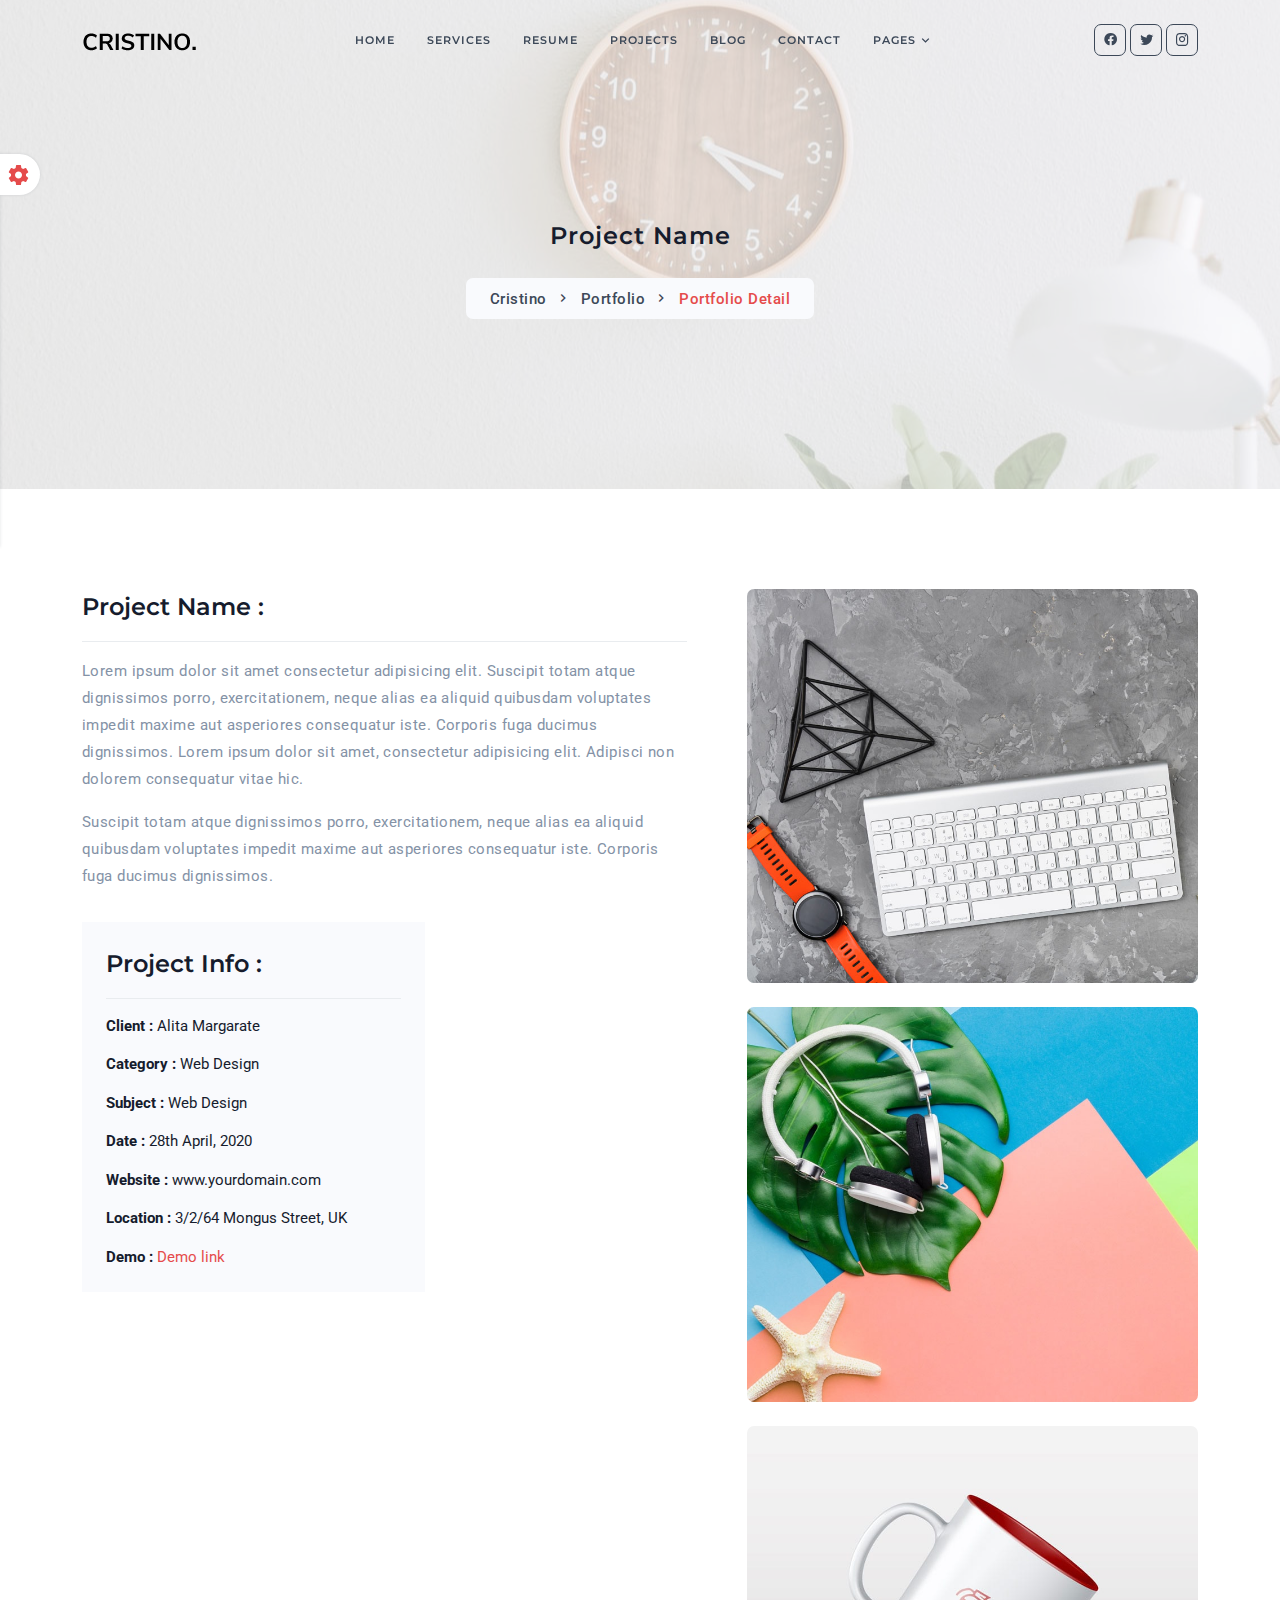
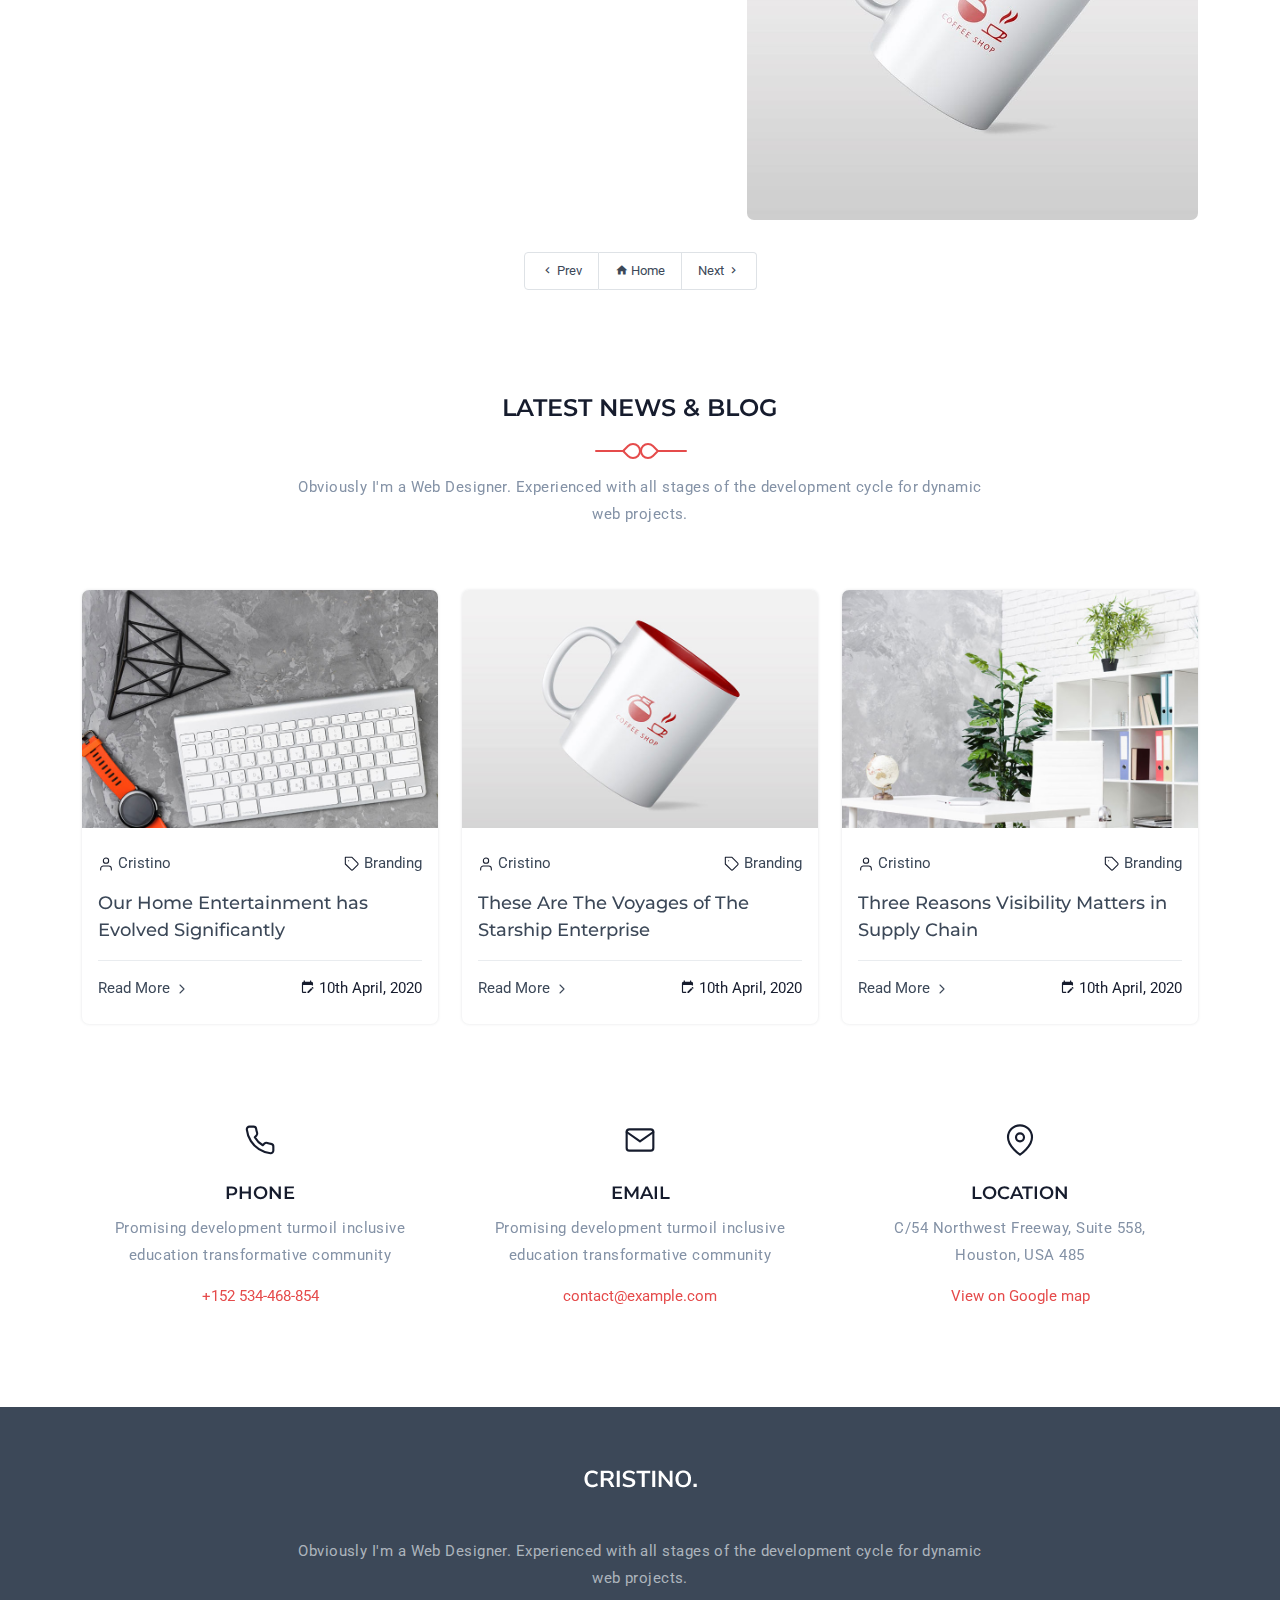
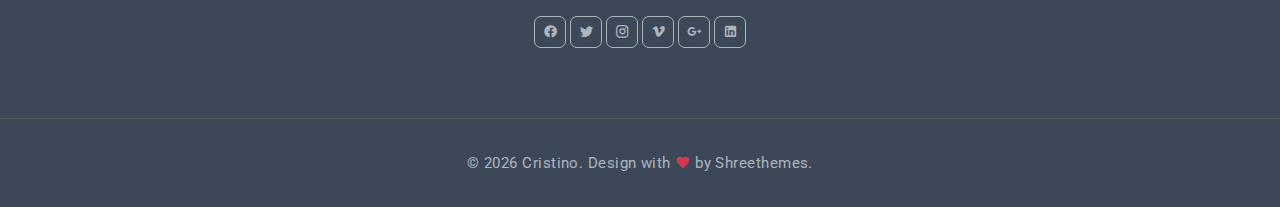
<file: page-portfolio-detail.html>
<!DOCTYPE html>
    <html lang="en">

 
<head>
        <meta charset="utf-8">
        <title>Cristino - Personal Portfolio Template</title>
        <meta name="viewport" content="width=device-width, initial-scale=1.0">
        <meta name="description" content="Premium Bootstrap 5 Landing Page Template">
        <meta name="keywords" content="Bootstrap 5, premium, marketing, multipurpose">
        <meta content="Shreethemes" name="author">
        <!-- favicon -->
        <link rel="shortcut icon" href="images/favicon.ico">
        <!-- Bootstrap -->
        <link href="css/bootstrap.min.css" rel="stylesheet" type="text/css">
        <!-- Icon -->
        <link href="css/materialdesignicons.min.css" rel="stylesheet" type="text/css">
        <!-- Custom Css -->
        <link href="css/style.min.css" rel="stylesheet" type="text/css" id="theme-opt">
        <link href="css/colors/default.css" rel="stylesheet" id="color-opt">

    </head>

    <body>
        <!-- Loader -->
        <div id="preloader">
            <div id="status">
                <div class="logo">
                    <img src="images/logo.png" height="20" class="d-block mx-auto" alt="">
                </div>
                <div class="spinner">
                    <div class="bounce1"></div>
                    <div class="bounce2"></div>
                    <div class="bounce3"></div>
                </div>
            </div>
        </div>
        <!-- Loader -->
        
        <!-- Navbar Start -->
        <nav id="navbar" class="navbar navbar-expand-lg fixed-top navbar-custom navbar-light sticky">
    		<div class="container">
                <a class="navbar-brand" href="#">
                    <img src="images/logo.png" class="logo-light-mode" alt="">
                    <img src="images/logo-light.png" class="logo-dark-mode" alt="">
                </a>
                <button class="navbar-toggler" type="button" data-bs-toggle="collapse" data-bs-target="#navbarCollapse" aria-controls="navbarCollapse" aria-expanded="false" aria-label="Toggle navigation">
                    <span data-feather="menu" class="fea icon-md"></span>
                </button><!--end button-->

                <div class="collapse navbar-collapse" id="navbarCollapse">
                    <ul id="navbar-navlist" class="navbar-nav navbar-nav-link mx-auto">
                        <li class="nav-item">
                            <a class="nav-link" href="#home">Home</a>
                        </li><!--end nav item-->
                        <li class="nav-item">
                            <a class="nav-link" href="#services">Services</a>
                        </li><!--end nav item-->
                        <li class="nav-item">
                            <a class="nav-link" href="#resume">Resume</a>
                        </li><!--end nav item-->
                        <li class="nav-item">
                            <a class="nav-link" href="#projects">Projects</a>
                        </li><!--end nav item-->
                        <li class="nav-item">
                            <a class="nav-link" href="#news">Blog</a>
                        </li><!--end nav item-->
                        <li class="nav-item">
                            <a class="nav-link" href="#contact">Contact</a>
                        </li><!--end nav item-->
                        <li class="btn-group nav-item">
                            <button type="button" class="nav-link dropdown-toggle" data-bs-toggle="dropdown" aria-expanded="false">
                                Pages
                            </button>
                            <ul class="dropdown-menu rounded border-0 shadow">
                                <li><a class="dropdown-item" href="page-blog.html">Blog</a></li>
                                <li><a class="dropdown-item" href="page-blog-detail.html">Blog Detail</a></li>
                                <li><a class="dropdown-item" href="page-portfolio.html">Portfolio</a></li>
                                <li><a class="dropdown-item" href="page-portfolio-detail.html">Portfolio Detail</a></li>
                            </ul>
                        </li>
                    </ul>

                    <ul class="list-unstyled mb-0 mt-2 mt-sm-0 social-icon">
                        <li class="list-inline-item"><a href="javascript:void(0)"><i class="mdi mdi-facebook"></i></a></li>
                        <li class="list-inline-item"><a href="javascript:void(0)"><i class="mdi mdi-twitter"></i></a></li>
                        <li class="list-inline-item"><a href="javascript:void(0)"><i class="mdi mdi-instagram"></i></a></li>
                    </ul>
                </div> 
            </div><!--end container-->
		</nav><!--end navbar-->
        <!-- Navbar End -->

        <!-- Home Start -->
        <section class="bg-half d-table w-100" style="background: url('images/home/bg-pages.jpg')center center;">
            <div class="bg-overlay bg-overlay-white"></div>
            <div class="container">
                <div class="row mt-5 justify-content-center">
                    <div class="col-lg-12 text-center">
                        <div class="page-next-level">
                            <h4 class="title"> Project Name </h4>
                            <ul class="page-next bg-light d-inline-block py-2 px-4 mt-3 rounded mb-0">
                                <li><a href="index.html" class="text-dark">Cristino</a></li>
                                <li><a href="page-portfolio.html" class="text-dark">Portfolio</a></li> 
                                <li>
                                    <span class="text-primary"> Portfolio Detail</span> 
                                </li> 
                            </ul>
                        </div>
                    </div>  <!--end col-->
                </div><!--end row-->
            </div> <!--end container-->
        </section><!--end section-->
        <!-- Home End -->

        <!-- Work Start -->
        <section class="section">
            <div class="container">
                <div class="row">
                    <!-- WORK START -->
                    <div class="col-lg-7 col-md-6 order-2 order-md-1 mt-4 mt-sm-0 pt-2 pt-sm-0">
                        <div class="row me-lg-4">
                            <div class="col-lg-12">
                                <div class="work-details">
                                    <h4 class="title mb-3 border-bottom pb-3">Project Name :</h4>
                                    <p class="text-muted">Lorem ipsum dolor sit amet consectetur adipisicing elit. Suscipit totam atque dignissimos porro, exercitationem, neque alias ea aliquid quibusdam voluptates impedit maxime aut asperiores consequatur iste. Corporis fuga ducimus dignissimos. Lorem ipsum dolor sit amet, consectetur adipisicing elit. Adipisci non dolorem consequatur vitae hic.</p>
                                    <p class="text-muted mb-0">Suscipit totam atque dignissimos porro, exercitationem, neque alias ea aliquid quibusdam voluptates impedit maxime aut asperiores consequatur iste. Corporis fuga ducimus dignissimos.</p>
                                </div>
                            </div><!--end col-->
                            
                            <div class="col-lg-7 mt-4 pt-2">
                                <div class="work-details bg-light p-4">
                                    <h4 class="title border-bottom pb-3 mb-3">Project Info :</h4>
                                    <ul class="list-unstyled mb-0">
                                        <li class="mt-3">
                                            <b>Client :</b>
                                            <span>Alita Margarate</span>
                                        </li>
                                        <li class="mt-3">
                                            <b>Category :</b>
                                            <span>Web Design</span>
                                        </li>
                                        <li class="mt-3">
                                            <b>Subject :</b>
                                            <span>Web Design</span>
                                        </li>
                                        <li class="mt-3">
                                            <b>Date :</b>
                                            <span>28th April, 2020</span>
                                        </li>
                                        <li class="mt-3">
                                            <b>Website :</b>
                                            <span>www.yourdomain.com</span>
                                        </li>
                                        <li class="mt-3">
                                            <b>Location :</b>
                                            <span>3/2/64 Mongus Street, UK</span>
                                        </li>
                                        <li class="mt-3">
                                            <b>Demo :</b>
                                            <span><a href="https://1.envato.market/cristino" target="_blank" class="text-primary">Demo link</a></span>
                                        </li>
                                    </ul>                          
                                </div>
                            </div><!--end col-->
                        </div><!--end row-->
                    </div><!--end col-->

                    <div class="col-lg-5 col-md-6 order-1 order-md-2">
                        <div class="port-images sticky-sidebar">
                            <img src="images/portfolio/1.jpg" class="img-fluid mx-auto d-block rounded" alt="img">
                            <img src="images/portfolio/2.jpg" class="img-fluid mx-auto d-block rounded mt-4" alt="img">
                            <img src="images/portfolio/3.jpg" class="img-fluid mx-auto d-block rounded mt-4" alt="img">
                        </div>
                    </div><!--end col-->
                </div><!--end row-->

                <div class="row mt-4 pt-2">
                    <div class="col-12">                                
                        <ul class="pagination justify-content-center mb-0 list-unstyled">
                            <li><a href="#" class="pe-3 ps-3 pt-2 pb-2"> <i class="mdi mdi-chevron-left"></i> Prev</a></li>
                            <li><a href="page-portfolio.html" class="pe-3 ps-3 pt-2 pb-2"><i class="mdi mdi-home"></i> Home</a></li>
                            <li><a href="#" class="pe-3 ps-3 pt-2 pb-2">Next <i class="mdi mdi-chevron-right"></i></a></li>
                        </ul><!--end pagination-->
                    </div><!--end col-->
                </div>
            </div><!--end container-->
            
            <div class="container mt-100 mt-60">
                <div class="row justify-content-center">
                    <div class="col-12 text-center">
                        <div class="section-title">
                            <div class="position-relative">
                                <h4 class="title text-uppercase mb-4">Latest News & Blog</h4>
                                <div>
                                    <div class="title-box"></div>
                                    <div class="title-line"></div>
                                </div>
                            </div>
                            <p class="text-muted mx-auto para-desc mt-5 mb-0">Obviously I'm a Web Designer. Experienced with all stages of the development cycle for dynamic web projects.</p>
                        </div>
                    </div><!--end col-->
                </div><!--end row-->

                <div class="row">
                    <div class="col-lg-4 col-md-6 col-12 mt-4 pt-2">
                        <div class="blog-post rounded shadow">
                            <img src="images/blog/01.jpg" class="img-fluid rounded-top" alt="">
                            <div class="content pt-4 pb-4 p-3">
                                <ul class="list-unstyled d-flex justify-content-between post-meta">
                                            <li><i data-feather="user" class="fea icon-sm me-1"></i><a href="javascript:void(0)" class="text-dark">Cristino</a></li> 
                                            <li><i data-feather="tag" class="fea icon-sm me-1"></i><a href="javascript:void(0)" class="text-dark">Branding</a></li>                                    
                                        </ul>  
                                <h5 class="mb-3"><a href="page-blog-detail.html" class="title text-dark">Our Home Entertainment has Evolved Significantly</a></h5> 
                                <ul class="list-unstyled mb-0 pt-3 border-top d-flex justify-content-between">
                                    <li><a href="javascript:void(0)" class="text-dark">Read More <i data-feather="chevron-right" class="fea icon-sm"></i></a></li>
                                    <li><i class="mdi mdi-calendar-edit me-1"></i>10th April, 2020</li>
                                </ul>
                            </div><!--end content-->
                        </div><!--end blog post-->
                    </div><!--end col-->

                    <div class="col-lg-4 col-md-6 col-12 mt-4 pt-2">
                        <div class="blog-post rounded shadow">
                            <img src="images/blog/02.jpg" class="img-fluid rounded-top" alt="">
                            <div class="content pt-4 pb-4 p-3">
                                <ul class="list-unstyled d-flex justify-content-between post-meta">
                                            <li><i data-feather="user" class="fea icon-sm me-1"></i><a href="javascript:void(0)" class="text-dark">Cristino</a></li> 
                                            <li><i data-feather="tag" class="fea icon-sm me-1"></i><a href="javascript:void(0)" class="text-dark">Branding</a></li>                                    
                                        </ul> 
                                <h5 class="mb-3"><a href="page-blog-detail.html" class="title text-dark">These Are The Voyages of The Starship Enterprise</a></h5>
                                <ul class="list-unstyled mb-0 pt-3 border-top d-flex justify-content-between">
                                    <li><a href="javascript:void(0)" class="text-dark">Read More <i data-feather="chevron-right" class="fea icon-sm"></i></a></li>
                                    <li><i class="mdi mdi-calendar-edit me-1"></i>10th April, 2020</li>
                                </ul>
                            </div><!--end content-->
                        </div><!--end blog post-->
                    </div><!--end col-->

                    <div class="col-lg-4 col-md-6 col-12 mt-4 pt-2">
                        <div class="blog-post rounded shadow">
                            <img src="images/blog/03.jpg" class="img-fluid rounded-top" alt="">
                            <div class="content pt-4 pb-4 p-3">
                                <ul class="list-unstyled d-flex justify-content-between post-meta">
                                            <li><i data-feather="user" class="fea icon-sm me-1"></i><a href="javascript:void(0)" class="text-dark">Cristino</a></li> 
                                            <li><i data-feather="tag" class="fea icon-sm me-1"></i><a href="javascript:void(0)" class="text-dark">Branding</a></li>                                    
                                        </ul> 
                                <h5 class="mb-3"><a href="page-blog-detail.html" class="title text-dark">Three Reasons Visibility Matters in Supply Chain</a></h5>
                                <ul class="list-unstyled mb-0 pt-3 border-top d-flex justify-content-between">
                                    <li><a href="javascript:void(0)" class="text-dark">Read More <i data-feather="chevron-right" class="fea icon-sm"></i></a></li>
                                    <li><i class="mdi mdi-calendar-edit me-1"></i>10th April, 2020</li>
                                </ul>
                            </div><!--end content-->
                        </div><!--end blog post-->
                    </div><!--end col-->
                </div><!--end row-->
            </div><!--end container-->
            
            <div class="container mt-100 mt-60">
                <div class="row">
                    <div class="col-md-4">
                        <div class="contact-detail text-center">
                            <div class="icon">
                                <i data-feather="phone" class="fea icon-md"></i>
                            </div>
                            <div class="content mt-4">
                                <h5 class="title text-uppercase">Phone</h5>
                                <p class="text-muted">Promising development turmoil inclusive education transformative community</p>
                                <a href="tel:+152534-468-854" class="text-primary">+152 534-468-854</a>
                            </div>  
                        </div>
                    </div><!--end col-->
                    
                    <div class="col-md-4 mt-4 mt-md-0 pt-2 pt-md-0">
                        <div class="contact-detail text-center">
                            <div class="icon">
                                <i data-feather="mail" class="fea icon-md"></i>
                            </div>
                            <div class="content mt-4">
                                <h5 class="title text-uppercase">Email</h5>
                                <p class="text-muted">Promising development turmoil inclusive education transformative community</p>
                                <a href="mailto:contact@example.com" class="text-primary">contact@example.com</a>
                            </div>  
                        </div>
                    </div><!--end col-->
                    
                    <div class="col-md-4 mt-4 mt-sm-0 pt-2 pt-sm-0">
                        <div class="contact-detail text-center">
                            <div class="icon">
                                <i data-feather="map-pin" class="fea icon-md"></i>
                            </div>
                            <div class="content mt-4">
                                <h5 class="title text-uppercase">Location</h5>
                                <p class="text-muted">C/54 Northwest Freeway, Suite 558, <br>Houston, USA 485</p>
                                <a href="https://www.google.com/maps/embed?pb=!1m10!1m8!1m3!1d6030.418742494061!2d-111.34563870463673!3d26.01036670629853!3m2!1i1024!2i768!4f13.1!5e0!3m2!1ses-419!2smx!4v1471908546569" class="video-play-icon text-primary">View on Google map</a>
                            </div>  
                        </div>
                    </div><!--end col-->
                </div><!--end row-->
            </div><!--end container-->
        </section><!--end section-->
        <!-- Contact End -->

        <!-- Footer Start -->
        <footer class="footer bg-dark">
            <div class="container">
                <div class="row justify-content-center">
                    <div class="col-12 text-center">
                        <a href="#"><img src="images/logo-light.png" alt=""></a>
                        <p class="para-desc mx-auto mt-5">Obviously I'm a Web Designer. Experienced with all stages of the development cycle for dynamic web projects.</p>
                        <ul class="list-unstyled mb-0 mt-4 social-icon">
                            <li class="list-inline-item"><a href="javascript:void(0)"><i class="mdi mdi-facebook"></i></a></li>
                            <li class="list-inline-item"><a href="javascript:void(0)"><i class="mdi mdi-twitter"></i></a></li>
                            <li class="list-inline-item"><a href="javascript:void(0)"><i class="mdi mdi-instagram"></i></a></li>
                            <li class="list-inline-item"><a href="javascript:void(0)"><i class="mdi mdi-vimeo"></i></a></li>
                            <li class="list-inline-item"><a href="javascript:void(0)"><i class="mdi mdi-google-plus"></i></a></li>
                            <li class="list-inline-item"><a href="javascript:void(0)"><i class="mdi mdi-linkedin"></i></a></li>
                        </ul>
                    </div><!--end col-->
                </div><!--end row-->
            </div><!--end container-->
        </footer><!--end footer-->
        <footer class="footer footer-bar bg-dark">
            <div class="container text-foot text-center">
                <p class="mb-0">© <script>document.write(new Date().getFullYear())</script> Cristino. Design with <i class="mdi mdi-heart text-danger"></i> by <a href="http://shreethemes.in/" target="_blank" class="text-reset">Shreethemes</a>.</p>
            </div><!--end container-->
        </footer><!--end footer-->
        <!-- Footer End -->
        
        <!-- Back to top -->
        <a href="#" onclick="topFunction()" class="back-to-top rounded text-center" id="back-to-top"> 
            <i class="mdi mdi-chevron-up d-block"> </i> 
        </a>
        <!-- Back to top -->
        
        <!-- Style switcher -->
        <div id="style-switcher" class="bg-light border p-3 pt-2 pb-2" onclick="toggleSwitcher()">
            <div>
                <h6 class="title text-center">Select Your Color</h6>
                <ul class="pattern">
                    <li class="list-inline-item">
                        <a class="color1" href="javascript: void(0);" onclick="setColor('default')"></a>
                    </li>
                    <li class="list-inline-item">
                        <a class="color2" href="javascript: void(0);" onclick="setColor('blue')"></a>
                    </li>
                    <li class="list-inline-item">
                        <a class="color3" href="javascript: void(0);" onclick="setColor('light-green')"></a>
                    </li>
                    <li class="list-inline-item">
                        <a class="color4" href="javascript: void(0);" onclick="setColor('yellow')"></a>
                    </li>
                    <li class="list-inline-item">
                        <a class="color5" href="javascript: void(0);" onclick="setColor('light-yellow')"></a>
                    </li>
                    <li class="list-inline-item">
                        <a class="color6" href="javascript: void(0);" onclick="setColor('purple')"></a>
                    </li>
                </ul>

                <h6 class="title text-center pt-3 mb-0 border-top">Theme Option</h6>
                <ul class="text-center list-unstyled mb-0">
                    <li class="d-grid"><a href="javascript:void(0)" class="btn btn-sm btn-block btn-primary rtl-version t-rtl-light mt-2" onclick="setTheme('style-rtl')">RTL</a></li>
                    <li class="d-grid"><a href="javascript:void(0)" class="btn btn-sm btn-block btn-primary ltr-version t-ltr-light mt-2" onclick="setTheme('style')">LTR</a></li>
                    <li class="d-grid"><a href="javascript:void(0)" class="btn btn-sm btn-block btn-primary dark-rtl-version t-rtl-dark mt-2" onclick="setTheme('style-dark-rtl')">RTL</a></li>
                    <li class="d-grid"><a href="javascript:void(0)" class="btn btn-sm btn-block btn-primary dark-ltr-version t-ltr-dark mt-2" onclick="setTheme('style-dark')">LTR</a></li>
                    <li class="d-grid"><a href="javascript:void(0)" class="btn btn-sm btn-block btn-dark dark-version t-dark mt-2" onclick="setTheme('style-dark')">Dark</a></li>
                    <li class="d-grid"><a href="javascript:void(0)" class="btn btn-sm btn-block btn-dark light-version t-light mt-2" onclick="setTheme('style')">Light</a></li>
                </ul>

                <h6 class="title text-center pt-3 mb-0 border-top">Download</h6>
                <ul class="text-center list-unstyled mb-0">
                    <li><a href="https://1.envato.market/cristino" target="_blank" class="btn btn-sm btn-block btn-warning mt-2 w-100">Download</a></li>
                </ul>
            </div>
            <div class="bottom p-0">
                <a href="javascript: void(0);" class="settings bg-white shadow d-block"><i class="mdi mdi-cog ms-1 mdi-24px position-absolute mdi-spin text-primary"></i></a>
            </div>
        </div>
        <!-- end Style switcher -->

        <!-- javascript -->
        <script src="js/bootstrap.bundle.min.js"></script>
        <script src="js/gumshoe.js"></script>
        <!-- Feather icon -->
        <script src="js/feather.min.js"></script>
        <!-- Main Js -->
        <script src="js/plugins.init.js"></script>
        <script src="js/app.js"></script>
    </body>


</html>
</file>
<file: css/colors/default.css>
.bg-primary,
.btn-primary,
.btn-outline-primary:hover, 
.btn-outline-primary:focus, 
.btn-outline-primary:active, 
.btn-outline-primary.active, 
.btn-outline-primary.focus, 
.btn-outline-primary:not(:disabled):not(.disabled):active,
.nav-pills .nav-link.active,
.pagination li a:hover,
.pagination .active a,
#preloader #status .spinner > div,
.social-icon li a:hover,
.back-to-top:hover,
.section-title .title-line:after, 
.section-title .title-line:before,
.bg-modern.bg-animation-right:after,
.service-wrapper:hover:after,
.portfolioFilter li:hover, 
.portfolioFilter li.active,
.owl-theme .owl-controls .owl-page.active span,
.owl-theme .owl-controls.clickable .owl-page:hover span,
.sidebar .widget .tagcloud > a:hover,
.tns-nav button.tns-nav-active,
.personal-hero:before {
    background-color: #e54b4b !important;
}

.text-primary,
.btn-outline-primary,
.page-next-level .page-next li a:hover,
.navbar-custom .navbar-nav .nav-item .nav-link:hover, 
.navbar-custom .navbar-nav .nav-item .nav-link:active,
.navbar-custom .navbar-nav .nav-item.active .nav-link,
.navbar-custom .navbar-nav .dropdown .dropdown-item:hover,
.navbar-custom .navbar-nav .nav-item .nav-link.active, 
.navbar-custom .navbar-nav .dropdown .dropdown-item:focus,
.navbar-custom .navbar-nav.navbar-nav-link .nav-item .nav-link:hover, 
.navbar-custom .navbar-nav.navbar-nav-link .nav-item .nav-link:active,
.navbar-custom .navbar-nav.navbar-nav-link.active .nav-link,
.nav-sticky.navbar-custom .navbar-nav .nav-item .nav-link:hover, 
.nav-sticky.navbar-custom .navbar-nav .nav-item .nav-link:active,
.nav-sticky.navbar-custom .navbar-nav .nav-item.active .nav-link .nav-link,
.nav-sticky.navbar-custom .navbar-nav .nav-item .nav-link.active,
.navbar-custom .navbar-nav .nav-item .nav-link.active,
.interests-desc:hover .icon,
.service-wrapper:hover .content .title,
.service-wrapper:hover .big-icon .icons,
.timeline-page .timeline-item .event:hover .title,
.portfolio-box .portfolio-box-img .overlay-work .work-content .work-icon:hover,
.portfolio-box .gallary-title .title:hover,
.blog-post .content .title:hover,
.blog-post .content a:hover,
.sidebar .widget .catagories li a:hover,
.sidebar .widget .post-recent .post-recent-content a:hover,
.comment-area .media-list .media .media-body a:hover,
.dropdown-item:focus, .dropdown-item:hover {
    color: #e54b4b !important;
}

.btn-primary,
.btn-outline-primary,
.btn-outline-primary:hover, 
.btn-outline-primary:focus, 
.btn-outline-primary:active, 
.btn-outline-primary.active, 
.btn-outline-primary.focus, 
.btn-outline-primary:not(:disabled):not(.disabled):active,
.nav-pills .nav-link.active,
.pagination li a:hover,
.pagination .active a,
.social-icon li a:hover,
.section-title .title-box:before, 
.section-title .title-box:after,
.owl-theme .owl-controls .owl-page span,
.tns-nav button {
    border-color: #e54b4b !important;
}

a.text-primary:hover, 
a.text-primary:focus {
    color: #dd2020 !important;
}

.btn-primary,
.btn-outline-primary:hover, 
.btn-outline-primary:focus, 
.btn-outline-primary:active, 
.btn-outline-primary.active, 
.btn-outline-primary.focus, 
.btn-outline-primary:not(:disabled):not(.disabled):active {
    box-shadow: 0 3px 5px 0 rgba(229, 75, 75, 0.3);
}

.btn-primary:hover, 
.btn-primary:focus, 
.btn-primary:active, 
.btn-primary.active, 
.btn-primary.focus {
    background-color: #dd2020 !important;
    border-color: #dd2020 !important;
}

.bg-overlay-primary {
    background-color: rgba(229, 75, 75, 0.05) !important;
}
</file>
<file: css/style.min.css>
@import url("https://fonts.googleapis.com/css?family=Montserrat:400,500,600,700|Roboto&amp;display=swap");

html {
	scroll-padding-top: 59px
}

h1 {
	font-size: 42px !important
}

h2 {
	font-size: 36px !important
}

h3 {
	font-size: 30px !important
}

h4 {
	font-size: 24px !important
}

h5 {
	font-size: 18px !important
}

h6 {
	font-size: 16px !important
}

.display-1 {
	font-size: 80px !important
}

.display-2 {
	font-size: 72px !important
}

.display-3 {
	font-size: 64px !important
}

.display-4 {
	font-size: 56px !important
}

.bg-primary {
	background-color: #e54b4b !important
}

.text-primary {
	color: #e54b4b !important
}

a.text-primary:hover,
a.text-primary:focus {
	color: #dd2020 !important
}

.bg-secondary {
	background-color: #5a6d90 !important
}

.text-secondary {
	color: #5a6d90 !important
}

a.text-secondary:hover,
a.text-secondary:focus {
	color: #465571 !important
}

.bg-success {
	background-color: #25b865 !important
}

.text-success {
	color: #25b865 !important
}

a.text-success:hover,
a.text-success:focus {
	color: #1c8e4e !important
}

.bg-warning {
	background-color: #f9a836 !important
}

.text-warning {
	color: #f9a836 !important
}

a.text-warning:hover,
a.text-warning:focus {
	color: #f59207 !important
}

.bg-info {
	background-color: #44bed0 !important
}

.text-info {
	color: #44bed0 !important
}

a.text-info:hover,
a.text-info:focus {
	color: #2da3b4 !important
}

.bg-danger {
	background-color: #d6374a !important
}

.text-danger {
	color: #d6374a !important
}

a.text-danger:hover,
a.text-danger:focus {
	color: #b52536 !important
}

.bg-dark {
	background-color: #3c4858 !important
}

.text-dark {
	color: #3c4858 !important
}

a.text-dark:hover,
a.text-dark:focus {
	color: #272f3a !important
}

.bg-muted {
	background-color: #8492a6 !important
}

.text-muted {
	color: #8492a6 !important
}

a.text-muted:hover,
a.text-muted:focus {
	color: #68788f !important
}

.bg-light {
	background-color: #f9fafd !important
}

.text-light {
	color: #f9fafd !important
}

a.text-light:hover,
a.text-light:focus {
	color: #d3daf0 !important
}

.bg-blue {
	background-color: #2d84fb !important
}

.text-blue {
	color: #2d84fb !important
}

a.text-blue:hover,
a.text-blue:focus {
	color: #0568f0 !important
}

.bg-footer {
	background-color: #465467 !important
}

.text-footer {
	color: #465467 !important
}

a.text-footer:hover,
a.text-footer:focus {
	color: #323c49 !important
}

.bg-purple {
	background-color: #662e9b !important
}

.text-purple {
	color: #662e9b !important
}

a.text-purple:hover,
a.text-purple:focus {
	color: #4c2274 !important
}

.bg-light-green {
	background-color: #67c56e !important
}

.text-light-green {
	color: #67c56e !important
}

a.text-light-green:hover,
a.text-light-green:focus {
	color: #45b44d !important
}

.bg-yellow {
	background-color: #f89d36 !important
}

.text-yellow {
	color: #f89d36 !important
}

a.text-yellow:hover,
a.text-yellow:focus {
	color: #f38508 !important
}

.bg-light-yellow {
	background-color: #eaba6b !important
}

.text-light-yellow {
	color: #eaba6b !important
}

a.text-light-yellow:hover,
a.text-light-yellow:focus {
	color: #e4a53e !important
}

@media (min-width: 1400px) {
	.container {
		max-width: 1140px !important
	}
}

.row>* {
	position: relative
}

.list-inline-item:not(:last-child) {
	margin-right: 0px;
	margin-bottom: 10px
}

.rounded {
	border-radius: 7px !important
}

.rounded-top {
	border-top-left-radius: 7px !important;
	border-top-right-radius: 7px !important
}

.rounded-left {
	border-top-left-radius: 7px !important;
	border-bottom-left-radius: 7px !important
}

.rounded-bottom {
	border-bottom-left-radius: 7px !important;
	border-bottom-right-radius: 7px !important
}

.rounded-right {
	border-top-right-radius: 7px !important;
	border-bottom-right-radius: 7px !important
}

.rounded-pill {
	border-radius: 30px !important
}

.border {
	border: 1px solid #e9ecef !important
}

.border-top {
	border-top: 1px solid #e9ecef !important
}

.border-bottom {
	border-bottom: 1px solid #e9ecef !important
}

.border-left {
	border-left: 1px solid #e9ecef !important
}

.border-right {
	border-right: 1px solid #e9ecef !important
}

.modal-open {
	padding-right: 0 !important
}

.small,
small {
	font-size: 85%;
	font-weight: 500
}

.shadow {
	box-shadow: 0 0 3px rgba(60, 72, 88, 0.15) !important
}

@media (max-width: 768px) {
	.display-1 {
		font-size: 56px !important
	}

	.display-2 {
		font-size: 50px !important
	}

	.display-3 {
		font-size: 42px !important
	}

	.display-4 {
		font-size: 36px !important
	}
}

.btn-primary {
	background-color: #e54b4b !important;
	border: 1px solid #e54b4b !important;
	color: #fff !important;
	box-shadow: 0 3px 5px 0 rgba(229, 75, 75, 0.3)
}

.btn-primary:hover,
.btn-primary:focus,
.btn-primary:active,
.btn-primary.active,
.btn-primary.focus {
	background-color: #dd2020 !important;
	border-color: #dd2020 !important;
	color: #fff !important
}

.btn-outline-primary {
	border: 1px solid #e54b4b;
	color: #e54b4b;
	background-color: transparent
}

.btn-outline-primary:hover,
.btn-outline-primary:focus,
.btn-outline-primary:active,
.btn-outline-primary.active,
.btn-outline-primary.focus,
.btn-outline-primary:not(:disabled):not(.disabled):active {
	background-color: #e54b4b;
	border-color: #e54b4b;
	color: #fff !important;
	box-shadow: 0 3px 5px 0 rgba(229, 75, 75, 0.3)
}

.btn-secondary {
	background-color: #5a6d90 !important;
	border: 1px solid #5a6d90 !important;
	color: #fff !important;
	box-shadow: 0 3px 5px 0 rgba(90, 109, 144, 0.3)
}

.btn-secondary:hover,
.btn-secondary:focus,
.btn-secondary:active,
.btn-secondary.active,
.btn-secondary.focus {
	background-color: #465571 !important;
	border-color: #465571 !important;
	color: #fff !important
}

.btn-outline-secondary {
	border: 1px solid #5a6d90;
	color: #5a6d90;
	background-color: transparent
}

.btn-outline-secondary:hover,
.btn-outline-secondary:focus,
.btn-outline-secondary:active,
.btn-outline-secondary.active,
.btn-outline-secondary.focus,
.btn-outline-secondary:not(:disabled):not(.disabled):active {
	background-color: #5a6d90;
	border-color: #5a6d90;
	color: #fff !important;
	box-shadow: 0 3px 5px 0 rgba(90, 109, 144, 0.3)
}

.btn-success {
	background-color: #25b865 !important;
	border: 1px solid #25b865 !important;
	color: #fff !important;
	box-shadow: 0 3px 5px 0 rgba(37, 184, 101, 0.3)
}

.btn-success:hover,
.btn-success:focus,
.btn-success:active,
.btn-success.active,
.btn-success.focus {
	background-color: #1c8e4e !important;
	border-color: #1c8e4e !important;
	color: #fff !important
}

.btn-outline-success {
	border: 1px solid #25b865;
	color: #25b865;
	background-color: transparent
}

.btn-outline-success:hover,
.btn-outline-success:focus,
.btn-outline-success:active,
.btn-outline-success.active,
.btn-outline-success.focus,
.btn-outline-success:not(:disabled):not(.disabled):active {
	background-color: #25b865;
	border-color: #25b865;
	color: #fff !important;
	box-shadow: 0 3px 5px 0 rgba(37, 184, 101, 0.3)
}

.btn-warning {
	background-color: #f9a836 !important;
	border: 1px solid #f9a836 !important;
	color: #fff !important;
	box-shadow: 0 3px 5px 0 rgba(249, 168, 54, 0.3)
}

.btn-warning:hover,
.btn-warning:focus,
.btn-warning:active,
.btn-warning.active,
.btn-warning.focus {
	background-color: #f59207 !important;
	border-color: #f59207 !important;
	color: #fff !important
}

.btn-outline-warning {
	border: 1px solid #f9a836;
	color: #f9a836;
	background-color: transparent
}

.btn-outline-warning:hover,
.btn-outline-warning:focus,
.btn-outline-warning:active,
.btn-outline-warning.active,
.btn-outline-warning.focus,
.btn-outline-warning:not(:disabled):not(.disabled):active {
	background-color: #f9a836;
	border-color: #f9a836;
	color: #fff !important;
	box-shadow: 0 3px 5px 0 rgba(249, 168, 54, 0.3)
}

.btn-info {
	background-color: #44bed0 !important;
	border: 1px solid #44bed0 !important;
	color: #fff !important;
	box-shadow: 0 3px 5px 0 rgba(68, 190, 208, 0.3)
}

.btn-info:hover,
.btn-info:focus,
.btn-info:active,
.btn-info.active,
.btn-info.focus {
	background-color: #2da3b4 !important;
	border-color: #2da3b4 !important;
	color: #fff !important
}

.btn-outline-info {
	border: 1px solid #44bed0;
	color: #44bed0;
	background-color: transparent
}

.btn-outline-info:hover,
.btn-outline-info:focus,
.btn-outline-info:active,
.btn-outline-info.active,
.btn-outline-info.focus,
.btn-outline-info:not(:disabled):not(.disabled):active {
	background-color: #44bed0;
	border-color: #44bed0;
	color: #fff !important;
	box-shadow: 0 3px 5px 0 rgba(68, 190, 208, 0.3)
}

.btn-danger {
	background-color: #d6374a !important;
	border: 1px solid #d6374a !important;
	color: #fff !important;
	box-shadow: 0 3px 5px 0 rgba(214, 55, 74, 0.3)
}

.btn-danger:hover,
.btn-danger:focus,
.btn-danger:active,
.btn-danger.active,
.btn-danger.focus {
	background-color: #b52536 !important;
	border-color: #b52536 !important;
	color: #fff !important
}

.btn-outline-danger {
	border: 1px solid #d6374a;
	color: #d6374a;
	background-color: transparent
}

.btn-outline-danger:hover,
.btn-outline-danger:focus,
.btn-outline-danger:active,
.btn-outline-danger.active,
.btn-outline-danger.focus,
.btn-outline-danger:not(:disabled):not(.disabled):active {
	background-color: #d6374a;
	border-color: #d6374a;
	color: #fff !important;
	box-shadow: 0 3px 5px 0 rgba(214, 55, 74, 0.3)
}

.btn-dark {
	background-color: #3c4858 !important;
	border: 1px solid #3c4858 !important;
	color: #fff !important;
	box-shadow: 0 3px 5px 0 rgba(60, 72, 88, 0.3)
}

.btn-dark:hover,
.btn-dark:focus,
.btn-dark:active,
.btn-dark.active,
.btn-dark.focus {
	background-color: #272f3a !important;
	border-color: #272f3a !important;
	color: #fff !important
}

.btn-outline-dark {
	border: 1px solid #3c4858;
	color: #3c4858;
	background-color: transparent
}

.btn-outline-dark:hover,
.btn-outline-dark:focus,
.btn-outline-dark:active,
.btn-outline-dark.active,
.btn-outline-dark.focus,
.btn-outline-dark:not(:disabled):not(.disabled):active {
	background-color: #3c4858;
	border-color: #3c4858;
	color: #fff !important;
	box-shadow: 0 3px 5px 0 rgba(60, 72, 88, 0.3)
}

.btn-muted {
	background-color: #8492a6 !important;
	border: 1px solid #8492a6 !important;
	color: #fff !important;
	box-shadow: 0 3px 5px 0 rgba(132, 146, 166, 0.3)
}

.btn-muted:hover,
.btn-muted:focus,
.btn-muted:active,
.btn-muted.active,
.btn-muted.focus {
	background-color: #68788f !important;
	border-color: #68788f !important;
	color: #fff !important
}

.btn-outline-muted {
	border: 1px solid #8492a6;
	color: #8492a6;
	background-color: transparent
}

.btn-outline-muted:hover,
.btn-outline-muted:focus,
.btn-outline-muted:active,
.btn-outline-muted.active,
.btn-outline-muted.focus,
.btn-outline-muted:not(:disabled):not(.disabled):active {
	background-color: #8492a6;
	border-color: #8492a6;
	color: #fff !important;
	box-shadow: 0 3px 5px 0 rgba(132, 146, 166, 0.3)
}

.btn-light {
	background-color: #f9fafd !important;
	border: 1px solid #f9fafd !important;
	color: #fff !important;
	box-shadow: 0 3px 5px 0 rgba(249, 250, 253, 0.3)
}

.btn-light:hover,
.btn-light:focus,
.btn-light:active,
.btn-light.active,
.btn-light.focus {
	background-color: #d3daf0 !important;
	border-color: #d3daf0 !important;
	color: #fff !important
}

.btn-outline-light {
	border: 1px solid #f9fafd;
	color: #f9fafd;
	background-color: transparent
}

.btn-outline-light:hover,
.btn-outline-light:focus,
.btn-outline-light:active,
.btn-outline-light.active,
.btn-outline-light.focus,
.btn-outline-light:not(:disabled):not(.disabled):active {
	background-color: #f9fafd;
	border-color: #f9fafd;
	color: #fff !important;
	box-shadow: 0 3px 5px 0 rgba(249, 250, 253, 0.3)
}

.btn-blue {
	background-color: #2d84fb !important;
	border: 1px solid #2d84fb !important;
	color: #fff !important;
	box-shadow: 0 3px 5px 0 rgba(45, 132, 251, 0.3)
}

.btn-blue:hover,
.btn-blue:focus,
.btn-blue:active,
.btn-blue.active,
.btn-blue.focus {
	background-color: #0568f0 !important;
	border-color: #0568f0 !important;
	color: #fff !important
}

.btn-outline-blue {
	border: 1px solid #2d84fb;
	color: #2d84fb;
	background-color: transparent
}

.btn-outline-blue:hover,
.btn-outline-blue:focus,
.btn-outline-blue:active,
.btn-outline-blue.active,
.btn-outline-blue.focus,
.btn-outline-blue:not(:disabled):not(.disabled):active {
	background-color: #2d84fb;
	border-color: #2d84fb;
	color: #fff !important;
	box-shadow: 0 3px 5px 0 rgba(45, 132, 251, 0.3)
}

.btn-footer {
	background-color: #465467 !important;
	border: 1px solid #465467 !important;
	color: #fff !important;
	box-shadow: 0 3px 5px 0 rgba(70, 84, 103, 0.3)
}

.btn-footer:hover,
.btn-footer:focus,
.btn-footer:active,
.btn-footer.active,
.btn-footer.focus {
	background-color: #323c49 !important;
	border-color: #323c49 !important;
	color: #fff !important
}

.btn-outline-footer {
	border: 1px solid #465467;
	color: #465467;
	background-color: transparent
}

.btn-outline-footer:hover,
.btn-outline-footer:focus,
.btn-outline-footer:active,
.btn-outline-footer.active,
.btn-outline-footer.focus,
.btn-outline-footer:not(:disabled):not(.disabled):active {
	background-color: #465467;
	border-color: #465467;
	color: #fff !important;
	box-shadow: 0 3px 5px 0 rgba(70, 84, 103, 0.3)
}

.btn-purple {
	background-color: #662e9b !important;
	border: 1px solid #662e9b !important;
	color: #fff !important;
	box-shadow: 0 3px 5px 0 rgba(102, 46, 155, 0.3)
}

.btn-purple:hover,
.btn-purple:focus,
.btn-purple:active,
.btn-purple.active,
.btn-purple.focus {
	background-color: #4c2274 !important;
	border-color: #4c2274 !important;
	color: #fff !important
}

.btn-outline-purple {
	border: 1px solid #662e9b;
	color: #662e9b;
	background-color: transparent
}

.btn-outline-purple:hover,
.btn-outline-purple:focus,
.btn-outline-purple:active,
.btn-outline-purple.active,
.btn-outline-purple.focus,
.btn-outline-purple:not(:disabled):not(.disabled):active {
	background-color: #662e9b;
	border-color: #662e9b;
	color: #fff !important;
	box-shadow: 0 3px 5px 0 rgba(102, 46, 155, 0.3)
}

.btn-light-green {
	background-color: #67c56e !important;
	border: 1px solid #67c56e !important;
	color: #fff !important;
	box-shadow: 0 3px 5px 0 rgba(103, 197, 110, 0.3)
}

.btn-light-green:hover,
.btn-light-green:focus,
.btn-light-green:active,
.btn-light-green.active,
.btn-light-green.focus {
	background-color: #45b44d !important;
	border-color: #45b44d !important;
	color: #fff !important
}

.btn-outline-light-green {
	border: 1px solid #67c56e;
	color: #67c56e;
	background-color: transparent
}

.btn-outline-light-green:hover,
.btn-outline-light-green:focus,
.btn-outline-light-green:active,
.btn-outline-light-green.active,
.btn-outline-light-green.focus,
.btn-outline-light-green:not(:disabled):not(.disabled):active {
	background-color: #67c56e;
	border-color: #67c56e;
	color: #fff !important;
	box-shadow: 0 3px 5px 0 rgba(103, 197, 110, 0.3)
}

.btn-yellow {
	background-color: #f89d36 !important;
	border: 1px solid #f89d36 !important;
	color: #fff !important;
	box-shadow: 0 3px 5px 0 rgba(248, 157, 54, 0.3)
}

.btn-yellow:hover,
.btn-yellow:focus,
.btn-yellow:active,
.btn-yellow.active,
.btn-yellow.focus {
	background-color: #f38508 !important;
	border-color: #f38508 !important;
	color: #fff !important
}

.btn-outline-yellow {
	border: 1px solid #f89d36;
	color: #f89d36;
	background-color: transparent
}

.btn-outline-yellow:hover,
.btn-outline-yellow:focus,
.btn-outline-yellow:active,
.btn-outline-yellow.active,
.btn-outline-yellow.focus,
.btn-outline-yellow:not(:disabled):not(.disabled):active {
	background-color: #f89d36;
	border-color: #f89d36;
	color: #fff !important;
	box-shadow: 0 3px 5px 0 rgba(248, 157, 54, 0.3)
}

.btn-light-yellow {
	background-color: #eaba6b !important;
	border: 1px solid #eaba6b !important;
	color: #fff !important;
	box-shadow: 0 3px 5px 0 rgba(234, 186, 107, 0.3)
}

.btn-light-yellow:hover,
.btn-light-yellow:focus,
.btn-light-yellow:active,
.btn-light-yellow.active,
.btn-light-yellow.focus {
	background-color: #e4a53e !important;
	border-color: #e4a53e !important;
	color: #fff !important
}

.btn-outline-light-yellow {
	border: 1px solid #eaba6b;
	color: #eaba6b;
	background-color: transparent
}

.btn-outline-light-yellow:hover,
.btn-outline-light-yellow:focus,
.btn-outline-light-yellow:active,
.btn-outline-light-yellow.active,
.btn-outline-light-yellow.focus,
.btn-outline-light-yellow:not(:disabled):not(.disabled):active {
	background-color: #eaba6b;
	border-color: #eaba6b;
	color: #fff !important;
	box-shadow: 0 3px 5px 0 rgba(234, 186, 107, 0.3)
}

.btn {
	padding: 8px 20px;
	outline: none;
	text-decoration: none;
	font-size: 15px;
	letter-spacing: 0.5px;
	transition: all 0.3s;
	border-radius: 7px
}

.btn:focus {
	box-shadow: none !important
}

.btn.btn-sm {
	padding: 7px 16px;
	font-size: 10px
}

.btn.btn-lg {
	padding: 14px 30px;
	font-size: 16px
}

.btn.searchbtn {
	padding: 6px 20px
}

.btn.btn-pills {
	border-radius: 30px
}

.btn.btn-light {
	color: #3c4858 !important;
	background: #f9fafd !important;
	border: 1px solid #dee2e6 !important
}

.btn.btn-light:hover,
.btn.btn-light:focus,
.btn.btn-light:active,
.btn.btn-light.active,
.btn.btn-light.focus {
	background-color: #f1f4fa !important;
	color: #3c4858 !important
}

.btn.btn-outline-light {
	border: 1px solid #dee2e6 !important;
	color: #3c4858 !important;
	background-color: transparent
}

.btn.btn-outline-light:hover,
.btn.btn-outline-light:focus,
.btn.btn-outline-light:active,
.btn.btn-outline-light.active,
.btn.btn-outline-light.focus {
	background-color: #f9fafd !important;
	color: #3c4858 !important
}

.btn.btn-icon {
	display: inline-block;
	height: 35px;
	text-align: center;
	width: 35px;
	line-height: 32px;
	padding: 0
}

button:not(:disabled) {
	outline: none;
	border: 0
}

.avatar.avatar-small {
	height: 64px;
	width: 64px
}

.avatar.avatar-md {
	height: 192px;
	width: 192px
}

.avatar.avatar-lg {
	height: 256px;
	width: 256px
}

.progress-box .progress {
	height: 8px;
	overflow: visible
}

.progress-box .progress .progress-bar {
	animation: animate-positive 3s !important;
	overflow: visible !important;
	border-radius: 5px
}

.progress-box .progress .progress-value {
	position: absolute;
	top: -30px;
	right: -15px;
	font-size: 13px
}

@keyframes animate-positive {
	0% {
		width: 0
	}
}

.nav-pills .nav-link {
	color: #161c2d !important;
	margin: auto 15px;
	border: 1px solid #e9ecef
}

.nav-pills .nav-link.active {
	background-color: #e54b4b;
	color: #fff !important;
	border-color: #e54b4b !important;
	box-shadow: 0 0 3px rgba(60, 72, 88, 0.15)
}

.nav-pills a .skill-container .title {
	font-size: 14px !important
}

.page-next-level .title {
	font-size: 28px;
	letter-spacing: 1px
}

.page-next-level .page-next {
	letter-spacing: 0.5px
}

.page-next-level .page-next li {
	display: inline-block;
	margin-right: 5px
}

.page-next-level .page-next li:after {
	content: "\F0142";
	font-size: 16px;
	color: #3c4858;
	font-family: 'Material Design Icons'
}

.page-next-level .page-next li:last-child {
	margin-right: 0
}

.page-next-level .page-next li:last-child:after {
	display: none
}

.page-next-level .page-next li a,
.page-next-level .page-next li span {
	padding-right: 8px;
	transition: all 0.2s ease;
	font-weight: 500
}

.page-next-level .page-next li a:hover {
	color: #e54b4b !important
}

.page-next-level .page-next li span:last-child {
	padding-right: 0px
}

.pagination {
	line-height: 20px;
	font-size: 13px
}

.pagination li {
	display: inline
}

.pagination li:first-child a {
	border-left-width: 1px;
	border-radius: 4px 0 0 4px
}

.pagination li:last-child a {
	border-radius: 0 4px 4px 0
}

.pagination li a {
	float: left;
	text-decoration: none;
	color: #3c4858;
	border: 1px solid #dee2e6;
	border-left-width: 0;
	background: #fff
}

.pagination li a:hover {
	color: #fff;
	background: #e54b4b;
	border-color: #e54b4b
}

.pagination .active a {
	color: #fff;
	background: #e54b4b !important;
	border-color: #e54b4b;
	cursor: not-allowed
}

#preloader {
	position: fixed;
	top: 0;
	left: 0;
	right: 0;
	bottom: 0;
	background-image: linear-gradient(45deg, #f9fafd, #f9fafd);
	z-index: 9999999;
	transition: all 0.5s ease;
	visibility: visible;
	opacity: 1
}

#preloader #status {
	position: absolute;
	left: 0;
	right: 0;
	top: 50%;
	transform: translateY(-50%)
}

#preloader #status .spinner {
	margin: 30px auto 0;
	width: 70px;
	text-align: center
}

#preloader #status .spinner>div {
	width: 18px;
	height: 18px;
	background-color: #e54b4b;
	border-radius: 5px;
	display: inline-block;
	animation: sk-bouncedelay 1.4s infinite ease-in-out both
}

#preloader #status .spinner .bounce1 {
	animation-delay: -0.32s
}

#preloader #status .spinner .bounce2 {
	animation-delay: -0.16s
}

@keyframes sk-bouncedelay {

	0%,
	80%,
	100% {
		transform: scale(0)
	}

	40% {
		transform: scale(1)
	}
}

.social-icon li a {
	color: #adb5bd;
	border: 1px solid #adb5bd;
	display: inline-block;
	height: 32px;
	text-align: center;
	font-size: 15px;
	width: 32px;
	line-height: 30px;
	transition: all 0.4s ease;
	border-radius: 7px
}

.social-icon li a:hover {
	background-color: #e54b4b;
	border-color: #e54b4b !important;
	color: #fff !important
}

.social-icon.social li a {
	color: #161c2d;
	border-color: #161c2d
}

.back-to-top {
	z-index: 99;
	position: fixed;
	bottom: 30px;
	right: 30px;
	width: 33px;
	height: 33px;
	line-height: 33px;
	display: none;
	color: #fff;
	background-color: #6c757d;
	transition: all 0.2s ease;
	box-shadow: 0 0 3px rgba(60, 72, 88, 0.15)
}

.back-to-top i {
	font-size: 16px
}

.back-to-top:hover {
	background-color: #e54b4b;
	color: #fff
}

.blockquote {
	border-left: 3px solid #dee2e6;
	font-size: 16px
}

.fea {
	stroke-width: 1.6
}

.fea.icon-sm {
	height: 16px;
	width: 16px
}

.fea.icon-md-sm {
	height: 24px;
	width: 24px
}

.fea.icon-md {
	height: 32px;
	width: 32px
}

.fea.icon-lg {
	height: 42px;
	width: 42px
}

.fea.icon-ex-lg {
	height: 52px;
	width: 52px
}

.mfp-iframe-holder .mfp-content {
	max-width: 1110px
}

.sticky-sidebar {
	position: sticky;
	top: 80px
}

body {
	font-family: "Roboto", sans-serif;
	overflow-x: hidden !important;
	font-size: 15px;
	color: #161c2d
}

h1,
h2,
h3,
h4,
h5,
h6,
.h1,
.h2,
.h3,
.h4,
.h5,
.h6 {
	font-family: "Montserrat", sans-serif;
	line-height: 1.5;
	font-weight: 600
}

::selection {
	background: #6c757d;
	color: #fff
}

a {
	text-decoration: none !important
}

p {
	letter-spacing: 0.03em;
	line-height: 1.8
}

.section {
	padding-top: 100px;
	padding-bottom: 100px;
	position: relative
}

.section-two {
	padding: 60px 0;
	position: relative
}

.bg-overlay {
	background-color: rgba(60, 72, 88, 0.8);
	position: absolute;
	top: 0;
	right: 0;
	left: 0;
	bottom: 0;
	width: 100%;
	height: 100%
}

.bg-overlay-white {
	background: #fff;
	opacity: 0.65
}

.bg-overlay-primary {
	background-color: rgba(229, 75, 75, 0.05) !important
}

.bg-over-image {
	background-color: rgba(35, 37, 47, 0.5) !important;
	background-image: url("../images/overlay.png");
	background-repeat: repeat
}

.bg-primary-gradient-overlay {
	background: linear-gradient(to bottom, rgba(229, 75, 75, 0) 0%, rgba(229, 75, 75, 0.25) 25%, rgba(229, 75, 75, 0.5) 50%, rgba(229, 75, 75, 0.75) 75%, #e54b4b 100%)
}

.title-heading .sub-title {
	font-size: 18px;
	letter-spacing: 1px
}

.title-heading .heading {
	font-weight: 700;
	font-size: 66px;
	letter-spacing: 1px
}

.title-heading .para-desc {
	font-size: 17px
}

.title-heading img {
	height: 200px;
	border: 5px solid #dee2e6
}

.section-title {
	position: relative;
	margin-bottom: 30px
}

.section-title .title-box,
.section-title .title-line {
	position: relative
}

.section-title .title-box:after,
.section-title .title-box:before {
	content: '';
	position: absolute;
	width: 16px;
	height: 16px;
	top: -7px;
	left: 2px;
	border: 2px solid #e54b4b;
	border-radius: 30px 30px 30px 0;
	transform: rotate(45deg);
	left: calc(50% - 15px)
}

.section-title .title-box:before {
	left: auto;
	transform: rotate(225deg)
}

.section-title .title-line:before,
.section-title .title-line:after {
	content: '';
	position: absolute;
	width: 30px;
	height: 2px;
	border-radius: 5px;
	background-color: #e54b4b
}

.section-title .title-line:before {
	left: calc(50% + 17px)
}

.section-title .title-line:after {
	left: calc(50% - 45px)
}

.para-desc {
	max-width: 700px
}

.mt-100 {
	margin-top: 100px
}

.mb-60 {
	margin-bottom: 60px
}

@media (max-width: 768px) {
	.mt-60 {
		margin-top: 60px
	}
}

@media (max-width: 767px) {
	.section {
		padding: 60px 0
	}

	.title-heading .heading {
		font-size: 40px !important
	}

	.section-title .title {
		font-size: 24px
	}
}

.navbar-custom {
	padding: 20px 0;
	width: 100%;
	border-radius: 0px;
	z-index: 999;
	margin-bottom: 0px;
	transition: all 0.2s ease-in-out
}

.navbar-custom .navbar-toggler {
	color: #3c4858;
	font-size: 30px;
	padding: 0px;
	box-shadow: none !important
}

.navbar-custom .navbar-brand {
	margin-right: 0 !important
}

.navbar-custom .navbar-brand .l-dark,
.navbar-custom .navbar-brand .logo-dark-mode {
	display: none
}

.navbar-custom .navbar-brand .l-light,
.navbar-custom .navbar-brand .logo-light-mode {
	display: inline-block
}

@media (max-width: 991.98px) {
	.navbar-custom .navbar-brand .l-dark {
		display: inline-block !important
	}

	.navbar-custom .navbar-brand .l-light {
		display: none !important
	}
}

.navbar-custom .navbar-nav .nav-item .nav-link {
	color: #fff;
	font-size: 11px;
	background-color: transparent !important;
	margin: 0 8px;
	font-weight: 600;
	letter-spacing: 1px;
	line-height: 24px;
	text-transform: uppercase;
	transition: all 0.2s;
	font-family: "Montserrat", sans-serif
}

.navbar-custom .navbar-nav .nav-item .nav-link:hover,
.navbar-custom .navbar-nav .nav-item .nav-link.active,
.navbar-custom .navbar-nav .nav-item .nav-link:active {
	color: #e54b4b !important
}

.navbar-custom .navbar-nav .dropdown-toggle::after {
	content: "\F0140";
	font: normal normal normal 24px/1 "Material Design Icons";
	vertical-align: middle;
	border-top: none;
	margin: 0;
	font-size: 15px;
	float: none;
	transform: translateX(-6px) translateY(-1px)
}

.navbar-custom .navbar-nav .dropdown {
	position: relative;
	transition: all 0.2s ease
}

.navbar-custom .navbar-nav .dropdown .dropdown-menu {
	border-color: transparent;
	border-radius: 0;
	box-shadow: 0 0 3px rgba(60, 72, 88, 0.15)
}

.navbar-custom .navbar-nav .dropdown .dropdown-menu:before {
	content: "";
	position: absolute;
	top: 0;
	margin-left: 45px;
	box-sizing: border-box;
	border: 7px solid #3c4858;
	border-color: transparent transparent #fff #fff;
	transform-origin: 0 0;
	transform: rotate(135deg);
	box-shadow: -3px 1px 3px 0px rgba(0, 0, 0, 0.06) !important
}

.navbar-custom .navbar-nav .dropdown .dropdown-item {
	padding: 7px 0;
	transition: all 0.2s ease;
	font-size: 13px
}

.navbar-custom .navbar-nav .dropdown .dropdown-item:hover,
.navbar-custom .navbar-nav .dropdown .dropdown-item:focus {
	background-color: transparent;
	color: #e54b4b
}

.navbar-custom .navbar-nav .dropdown:hover .dropdown-menu,
.navbar-custom .navbar-nav .dropdown:focus .dropdown-menu {
	display: block
}

.navbar-custom .navbar-nav.navbar-nav-link .nav-item .nav-link {
	color: #3c4858
}

.navbar-custom .navbar-nav.navbar-nav-link .nav-item .nav-link:hover,
.navbar-custom .navbar-nav.navbar-nav-link .nav-item .nav-link.active,
.navbar-custom .navbar-nav.navbar-nav-link .nav-item .nav-link:active {
	color: #e54b4b
}

.navbar-custom .navbar-nav .nav-item:last-child .nav-link {
	margin-right: 0;
	padding-right: 0
}

.navbar-custom .social-icon {
	margin: 0 0 0 8px
}

.navbar-custom .social-icon li {
	margin-bottom: 0px !important
}

.navbar-custom .social-icon li a {
	color: #3c4858;
	border-color: #3c4858
}

.navbar-custom .social-icon.light-social-icon li a {
	color: #e9ecef;
	border-color: #e9ecef
}

.dropdown-item {
	font-size: 10px;
	background-color: transparent !important;
	font-weight: 600;
	letter-spacing: 1px;
	line-height: 24px;
	text-transform: uppercase;
	transition: all 0.2s;
	font-family: "Montserrat", sans-serif
}

.dropdown-item:focus,
.dropdown-item:hover {
	color: #e54b4b !important
}

.nav-sticky.navbar-custom {
	margin-top: 0px;
	padding: 12px 0px;
	background-color: #fff;
	box-shadow: 0 10px 33px rgba(0, 0, 0, 0.1);
	color: #3c4858 !important
}

.nav-sticky.navbar-custom .navbar-brand .l-dark {
	display: inline-block
}

.nav-sticky.navbar-custom .navbar-brand .l-light {
	display: none
}

.nav-sticky.navbar-custom .navbar-nav {
	margin-top: 0px
}

.nav-sticky.navbar-custom .navbar-nav .nav-item .nav-link {
	color: #2f3545
}

.nav-sticky.navbar-custom .navbar-nav .nav-item .nav-link:hover,
.nav-sticky.navbar-custom .navbar-nav .nav-item .nav-link.active,
.nav-sticky.navbar-custom .navbar-nav .nav-item .nav-link:active {
	color: #e54b4b !important
}

.nav-sticky.navbar-custom.sticky-light {
	background-color: #fff
}

.nav-sticky .navbar-brand {
	color: #3c4858 !important
}

.nav-sticky .social-icon.light-social-icon li a {
	color: #3c4858;
	border-color: #3c4858
}

.nav-sticky .dropdown-menu {
	border: none
}

.nav-sticky .dropdown-menu::before {
	box-shadow: -3px 1px 3px 0px rgba(0, 0, 0, 0.06) !important
}

@media (min-width: 992px) {
	.navbar-custom .navbar-nav .dropdown .dropdown-menu {
		margin-top: 12px !important
	}
}

@media (max-width: 1023px) {
	.navbar-custom .nav-social {
		display: none
	}
}

@media (max-width: 991px) {
	.navbar-custom {
		background-color: #fff !important;
		padding: 10px 0px !important
	}

	.navbar-custom .navbar-nav .nav-item .nav-link {
		color: #161c2d !important
	}

	.navbar-custom .navbar-brand .l-dark {
		display: inline-block !important
	}

	.navbar-custom .navbar-brand .l-light {
		display: none
	}

	.navbar-custom .social-icon {
		margin-top: 12px !important
	}

	.navbar-custom .social-icon.light-social-icon li a {
		color: #3c4858;
		border-color: #3c4858
	}

	.navbar-nav .dropdown-menu {
		position: absolute !important
	}
}

@media only screen and (min-width: 768px) {
	.navbar .nav-item .dropdown-menu-right::before {
		margin-left: 160px !important
	}

	.navbar .nav-item .dropdown .dropdown-menu:before {
		top: 52px
	}
}

@media (max-width: 768px) {
	.navbar-nav .nav-item .dropdown-menu-right::before {
		margin-left: 45px !important
	}
}

@media (max-height: 480px) {
	.navbar-nav {
		max-height: 200px;
		overflow-y: auto
	}
}

.full-home {
	height: 100vh;
	background-size: cover;
	align-self: center;
	position: relative;
	background-position: center center
}

.bg-home {
	padding: 260px 0;
	background-size: cover;
	align-self: center;
	position: relative;
	background-position: center center
}

.bg-half {
	padding: 170px 0;
	background-size: cover;
	align-self: center;
	position: relative;
	background-position: center center
}

.mouse-icon {
	position: absolute;
	left: 0;
	right: 0;
	height: 42px;
	border: 2px solid #495057;
	bottom: 30px;
	margin: auto;
	width: 30px;
	z-index: 2;
	box-shadow: 0 0 3px rgba(60, 72, 88, 0.15)
}

.mouse-icon.mouse-icon-white {
	border-color: #f9fafd
}

.mouse-icon.mouse-icon-white .wheel {
	background: #f9fafd
}

.mouse-icon .wheel {
	background: #495057;
	height: 8px;
	margin-left: auto;
	margin-right: auto;
	top: 30px;
	width: 2px
}

.mover {
	animation: mover 1s infinite alternate
}

@keyframes mover {
	0% {
		transform: translateY(0)
	}

	100% {
		transform: translateY(-10px)
	}
}

.bg-modern {
	padding: 80px 0 0;
	background-size: cover;
	align-self: center;
	position: relative;
	background-position: center center
}

.bg-modern.bg-animation-right:after {
	content: "";
	position: absolute;
	right: 0px;
	top: 0px;
	width: 70%;
	height: 100%;
	background: #e54b4b none repeat scroll 0 0;
	clip-path: polygon(60% 0, 100% 0, 100% 100%, 35% 100%)
}

.clip-home {
	clip-path: polygon(0 0, 100% 0, 100% 83%, 50% 100%, 0 83%)
}

#sThemes-layout {
	background: url("../images/boxed.png") fixed repeat
}

#sThemes-layout .sThemesbox {
	background: #fff;
	box-shadow: 0 0 3px rgba(60, 72, 88, 0.15);
	max-width: 1170px;
	margin: 0 auto
}

#sThemes-layout .sThemesbox .boxed-home {
	max-width: 1170px;
	margin: 0 auto
}

.glitch-img {
	position: absolute;
	width: 100%;
	height: 100%;
	top: 0;
	left: 0;
	z-index: -1 !important
}

.home-shape {
	display: block;
	position: absolute;
	width: 100%;
	height: auto;
	bottom: -1px;
	left: 0
}

.home-shape img {
	width: 100%;
	height: auto
}

@media (max-width: 1024px) {
	.bg-modern.bg-animation-right:after {
		width: 50%
	}
}

@media (max-width: 768px) {
	.bg-modern.bg-animation-right:after {
		width: 60%;
		clip-path: polygon(80% 0, 100% 0, 100% 100%, 30% 100%)
	}
}

@media (max-width: 767px) {

	.bg-home,
	.bg-half {
		padding: 150px 0;
		height: auto
	}

	.bg-pages {
		padding: 150px 0 90px
	}

	.bg-modern.bg-animation-right:after {
		display: none
	}
}

.bg-video-wrapper {
	position: absolute;
	top: 0;
	left: 0;
	width: 100%;
	height: 100%;
	z-index: -1;
	pointer-events: none;
	overflow: hidden
}

.bg-video-wrapper iframe {
	width: 100vw;
	height: 56.25vw;
	min-height: 100vh;
	min-width: 177.77vh;
	position: absolute;
	top: 50%;
	left: 50%;
	transform: translate(-50%, -50%)
}

.personal-hero:before {
	content: "";
	position: absolute;
	z-index: -1;
	bottom: -20rem;
	width: 50rem;
	height: 50rem;
	right: 150px;
	left: 0;
	margin: 0 auto;
	border-radius: 50%;
	background: #e54b4b
}

@media (max-width: 576px) {
	.personal-hero:before {
		width: 30rem;
		height: 30rem;
		bottom: -10rem
	}
}

.personal-hero .personal-overlay {
	visibility: hidden !important
}

@media (max-width: 768px) {
	.personal-hero .personal-overlay {
		visibility: visible !important
	}

	.personal-hero .title,
	.personal-hero .sub-title {
		color: #fff
	}

	.personal-hero .para {
		color: rgba(255, 255, 255, 0.5)
	}
}

@media (min-width: 769px) {
	.personal-hero .personal-hero-para {
		position: absolute;
		top: 50%;
		backdrop-filter: blur(12px);
		background-color: rgba(255, 255, 255, 0.5);
		z-index: 1;
		padding: 24px
	}
}

.about-hero:before {
	content: '';
	position: absolute;
	top: 0px;
	right: 3%;
	left: 3%;
	bottom: 0%;
	border-radius: 7px;
	border: 16px solid #e9ecef
}

.interests-desc {
	transition: all 0.2s ease
}

.interests-desc .hobbies:before {
	content: '';
	position: absolute;
	width: 1px;
	height: 100%;
	top: 0;
	left: 55px;
	background: #e9ecef;
	z-index: 1
}

.interests-desc .icon {
	width: 40px;
	transition: all 0.2s ease
}

.interests-desc .title {
	font-weight: 500
}

.interests-desc:hover {
	background: #fff !important;
	box-shadow: 0 10px 25px rgba(60, 72, 88, 0.15);
	transform: translateY(-5px)
}

.interests-desc:hover .icon {
	color: #e54b4b
}

.service-wrapper {
	transition: all 0.2s ease
}

.service-wrapper .content .title {
	transition: all 0.2s ease;
	font-weight: 500
}

.service-wrapper.border-footer:after {
	content: "";
	position: absolute;
	left: 0;
	right: 0;
	bottom: 0;
	width: 70px;
	height: 2px;
	margin: 0 auto;
	background-color: transparent;
	transition: all .5s ease-in-out
}

.service-wrapper .big-icon {
	position: absolute;
	right: 0;
	bottom: 0;
	opacity: 0.02
}

.service-wrapper .big-icon .icons {
	height: 50px;
	width: 50px;
	transition: all 0.5s ease
}

.service-wrapper:hover {
	box-shadow: 0 10px 25px rgba(60, 72, 88, 0.15);
	background: #fff;
	transform: translateY(-5px);
	border-color: transparent !important
}

.service-wrapper:hover:after {
	width: 95%;
	background-color: #e54b4b
}

.service-wrapper:hover .content .title {
	color: #e54b4b
}

.service-wrapper:hover .big-icon {
	z-index: -1;
	opacity: 0.04
}

.service-wrapper:hover .big-icon .icons {
	height: 200px;
	width: 200px;
	color: #e54b4b
}

.main-icon {
	border: 2px solid #ced4da;
	height: 40px;
	width: 40px;
	line-height: 0;
	text-align: center
}

.timeline-page:after {
	background-color: #ced4da !important;
	content: "";
	height: 95%;
	left: 0;
	margin: auto;
	position: absolute;
	right: 0;
	top: 0;
	width: 2px
}

.timeline-page .timeline-item .date-label-left,
.timeline-page .timeline-item .duration-right {
	margin-right: 15px
}

.timeline-page .timeline-item .date-label-left:after,
.timeline-page .timeline-item .duration-right:after {
	border: 2px solid #161c2d;
	content: "";
	position: absolute;
	top: 12px;
	width: 12px;
	height: 12px;
	z-index: 1;
	background-color: #f8f9fa;
	border-radius: 30px
}

.timeline-page .timeline-item .date-label-left {
	float: right;
	margin-right: 15px
}

.timeline-page .timeline-item .date-label-left:after {
	right: -34px
}

.timeline-page .timeline-item .duration-right {
	float: left;
	margin-left: 15px
}

.timeline-page .timeline-item .duration-right:after {
	left: -34px
}

.timeline-page .timeline-item .event {
	transition: all 0.2s ease
}

.timeline-page .timeline-item .event .title {
	font-weight: 500;
	transition: all 0.2s ease
}

.timeline-page .timeline-item .event .company {
	font-size: 13px
}

.timeline-page .timeline-item .event.event-description-right {
	text-align: left;
	margin-left: 15px
}

.timeline-page .timeline-item .event.event-description-left {
	text-align: right;
	margin-right: 15px
}

.timeline-page .timeline-item .event .timeline-subtitle {
	font-size: 14px
}

.timeline-page .timeline-item .event:hover {
	box-shadow: 0 10px 25px rgba(60, 72, 88, 0.15);
	transform: translateY(-5px);
	border-color: transparent !important
}

.timeline-page .timeline-item .event:hover .title {
	color: #e54b4b
}

@media (min-width: 576px) {
	.main-icon {
		margin: 0 auto
	}
}

@media (max-width: 575px) {
	.timeline-page {
		margin-left: 18px
	}

	.timeline-page:after {
		margin: 0
	}

	.timeline-page .timeline-item .duration {
		float: left !important;
		margin: 0 0 30px 15px !important;
		text-align: left !important
	}

	.timeline-page .timeline-item .duration:after {
		left: -21px !important
	}

	.timeline-page .timeline-item .duration .event {
		text-align: left !important;
		margin-left: 15px
	}

	.timeline-page .timeline-item .event-description-left {
		text-align: left !important;
		margin: 0 0 0 15px
	}
}

.cta-full .container-fluid {
	max-width: 100%
}

.cta-full .container-fluid .padding-less.img {
	background: scroll center no-repeat;
	background-size: cover;
	position: absolute;
	height: 100%
}

.cta-full .cta-full-img-box {
	padding: 100px 10%
}

@media (max-width: 768px) {
	.cta-full .cta-full-img-box {
		padding: 60px 0%
	}
}

.cta-full .cta-full-head {
	font-size: 22px;
	letter-spacing: 0.8px
}

@media (max-width: 991) {
	.cta-full .padding-less {
		display: none
	}
}

@media (max-width: 768px) {
	.cta-full .padding-less {
		position: relative !important;
		height: 300px !important
	}

	.cta-full .cta-full-content {
		text-align: left !important
	}
}

.portfolioFilter li {
	transition: all 0.4s ease-in-out;
	line-height: 30px
}

.portfolioFilter li:hover,
.portfolioFilter li.active {
	color: #fff !important;
	background-color: #e54b4b;
	cursor: pointer
}

.portfolio-box {
	transition: all 0.2s ease
}

.portfolio-box .portfolio-box-img img {
	transition: all 0.5s ease
}

.portfolio-box .portfolio-box-img .overlay-work {
	position: absolute;
	top: 0;
	right: 0;
	bottom: 0;
	left: 0;
	opacity: 0;
	transition: all 0.5s ease;
	background-color: rgba(60, 72, 88, 0.65)
}

.portfolio-box .portfolio-box-img .overlay-work .work-content {
	position: absolute;
	bottom: 50%;
	transform: translateY(50%);
	right: 0;
	left: 0
}

.portfolio-box .portfolio-box-img .overlay-work .work-content .work-icon {
	height: 45px;
	width: 45px;
	line-height: 43px;
	transform: translateY(40px);
	transition: all 0.5s ease
}

.portfolio-box .portfolio-box-img .overlay-work .work-content .work-icon .image-icon {
	stroke-width: 2 !important
}

.portfolio-box .portfolio-box-img .overlay-work .work-content .work-icon:hover {
	color: #e54b4b !important
}

.portfolio-box .portfolio-box-img .overlay-work .work-content a:hover {
	background: #fff !important
}

.portfolio-box .gallary-title {
	background: #fff
}

.portfolio-box .gallary-title .title {
	transition: all 0.5s ease;
	font-weight: 500
}

.portfolio-box .gallary-title .title:hover {
	color: #e54b4b !important
}

.portfolio-box:hover {
	box-shadow: 0 10px 25px rgba(60, 72, 88, 0.15) !important;
	transform: translateY(-5px)
}

.portfolio-box:hover .portfolio-box-img img {
	transform: rotate(2deg) scale(1.15);
	opacity: 0.5
}

.portfolio-box:hover .portfolio-box-img .overlay-work {
	opacity: 1;
	transform: scale(1)
}

.portfolio-box:hover .portfolio-box-img .overlay-work .work-content .work-icon {
	transform: translateY(0px)
}

.tobii__btn.tobii__btn--next svg,
.tobii__btn.tobii__btn--previous svg {
	height: 36px;
	width: auto
}

#grid {
	padding: 0 !important
}

.tobii__btn.tobii__btn--close svg {
	height: 20px;
	right: 20px;
	top: 20px;
	width: 20px
}

.client-review {
	padding: 30px 30px 40px 30px
}

.client-review .reviewer .content .name {
	font-weight: 500
}

.tns-nav {
	text-align: center
}

.tns-nav button {
	width: 5px;
	height: 8px;
	border-radius: 30px;
	background: transparent;
	border: 2px solid #e54b4b;
	margin: 2px
}

.tns-nav button.tns-nav-active {
	background: #e54b4b !important
}

.blog-post {
	transition: all 0.2s ease
}

.blog-post .content .title {
	font-weight: 500;
	transition: all 0.2s ease
}

.blog-post .content .title:hover {
	color: #e54b4b !important
}

.blog-post .content a {
	transition: all 0.2s ease
}

.blog-post .content a:hover {
	color: #e54b4b !important
}

.blog-post:hover {
	box-shadow: 0 10px 25px rgba(60, 72, 88, 0.15) !important;
	background: #fff;
	transform: translateY(-5px)
}

.sidebar .widget .widget-search form {
	position: relative
}

.sidebar .widget .widget-search input[type="text"],
.sidebar .widget .searchform input[type="text"] {
	box-shadow: none;
	padding: 12px 15px;
	height: 45px;
	font-size: 14px;
	display: block;
	width: 100%;
	outline: none !important;
	padding-right: 45px
}

.sidebar .widget .widget-search input[type="submit"],
.sidebar .widget .searchform input[type="submit"] {
	position: absolute;
	top: 5px;
	right: 10px;
	opacity: 0;
	width: 40px;
	height: 40px
}

.sidebar .widget .widget-search .searchform:after {
	content: "\F0349";
	position: absolute;
	font-family: "Material Design Icons";
	right: 16px;
	top: 15px;
	font-size: 20px;
	line-height: 20px;
	pointer-events: none
}

.sidebar .widget .widget-title {
	font-weight: 500
}

.sidebar .widget .catagories li {
	padding-bottom: 10px
}

.sidebar .widget .catagories li:last-child {
	padding-bottom: 0
}

.sidebar .widget .catagories li a {
	color: #3c4858;
	transition: all 0.2s ease
}

.sidebar .widget .catagories li a:hover {
	color: #e54b4b
}

.sidebar .widget .post-recent {
	padding-bottom: 15px
}

.sidebar .widget .post-recent:last-child {
	padding-bottom: 0
}

.sidebar .widget .post-recent .post-recent-thumb {
	width: 25%
}

.sidebar .widget .post-recent .post-recent-content {
	width: 75%;
	padding-left: 10px
}

.sidebar .widget .post-recent .post-recent-content a {
	display: block;
	color: #3c4858;
	font-size: 15px;
	transition: all 0.2s ease
}

.sidebar .widget .post-recent .post-recent-content a:hover {
	color: #e54b4b
}

.sidebar .widget .post-recent .post-recent-content span {
	font-size: 13px
}

.sidebar .widget .tagcloud>a {
	background: #e9ecef;
	color: #3c4858;
	display: inline-block;
	font-size: 9px;
	letter-spacing: 1px;
	margin: 5px 10px 5px 0;
	padding: 8px 12px;
	text-transform: uppercase;
	transition: all 0.2s ease
}

.sidebar .widget .tagcloud>a:hover {
	background: #e54b4b;
	color: #fff
}

.page-title {
	font-size: 20px
}

.comment-area .media-list .d-flex img {
	width: 80px
}

.comment-area .media-list .d-flex .flex-1 a:hover {
	color: #e54b4b !important
}

.comment-area .media-list .d-flex .flex-1 .media-heading,
.comment-area .media-list .d-flex .flex-1 .media-para {
	font-size: 15px
}

.form-group {
	position: relative;
	width: 100%;
	margin-bottom: 30px
}

.form-group .form-control {
	outline: none;
	box-shadow: none;
	border: 0;
	width: 100%;
	height: 40px;
	font-size: 14px;
	color: #161c2d;
	background: #fff;
	border-radius: 3px;
	transition: all 0.2s ease
}

.form-group .form-control::placeholder {
	color: #8492a6
}

.form-group textarea {
	height: 180px !important
}

.error {
	margin: 8px 0px;
	display: none;
	color: #d6374a
}

#ajaxsuccess {
	font-size: 16px;
	width: 100%;
	display: none;
	clear: both;
	margin: 8px 0px
}

.error_message,
#success_page {
	padding: 10px;
	margin-bottom: 20px;
	text-align: center;
	border-radius: 5px
}

.error_message {
	background-color: rgba(214, 55, 74, 0.1) !important;
	border: 2px solid rgba(214, 55, 74, 0.1) !important;
	color: #d6374a !important;
	font-size: 14px
}

.contact-loader {
	display: none
}

#success_page {
	background-color: rgba(37, 184, 101, 0.1) !important;
	border: 2px solid rgba(37, 184, 101, 0.1) !important;
	color: #25b865 !important
}

#success_page p {
	margin-bottom: 0 !important
}

.footer {
	padding: 60px 0;
	position: relative;
	color: #adb5bd;
	font-size: 15px
}

.footer.footer-bar {
	padding: 30px 0;
	border-top: 1px solid #4e555d
}

#style-switcher {
	transition: all 0.4s;
	background: none repeat scroll 0 0 #fff;
	box-shadow: 0 0 3px rgba(60, 72, 88, 0.15);
	left: -189px;
	position: fixed;
	top: 17%;
	width: 189px;
	z-index: 9999;
	padding: 10px 5px
}

#style-switcher div {
	padding: 5px 10px
}

#style-switcher div h3 {
	color: #3c4858;
	font-size: 16px;
	margin: 0 3px 12px
}

#style-switcher .bottom a.settings {
	background: none repeat scroll 0 0 #fff;
	height: 41px;
	position: absolute;
	right: -41px;
	top: 0px;
	width: 40px;
	padding: 3px;
	border-radius: 0 30px 30px 0
}

ul.pattern {
	list-style: none outside none;
	overflow: hidden;
	padding: 0;
	border-radius: 0px
}

ul.pattern li.list-inline-item:not(:last-child) {
	margin-right: 0px;
	margin-bottom: 0
}

ul.pattern li a {
	cursor: pointer;
	display: block;
	height: 35px;
	width: 35px;
	border-radius: 50%;
	margin: 3px
}

ul.pattern .color1 {
	background-color: #e54b4b
}

ul.pattern .color2 {
	background-color: #2d84fb
}

ul.pattern .color3 {
	background-color: #67c56e
}

ul.pattern .color4 {
	background-color: #f89d36
}

ul.pattern .color5 {
	background-color: #eaba6b
}

ul.pattern .color6 {
	background-color: #662e9b
}

ul .t-dark,
ul .t-rtl-light {
	display: inline-block
}

ul .t-ltr-light,
ul .t-light,
ul .t-rtl-dark,
ul .t-ltr-dark {
	display: none
}

@media only screen and (max-width: 375px) {
	#style-switcher {
		display: none
	}
}
</file>
